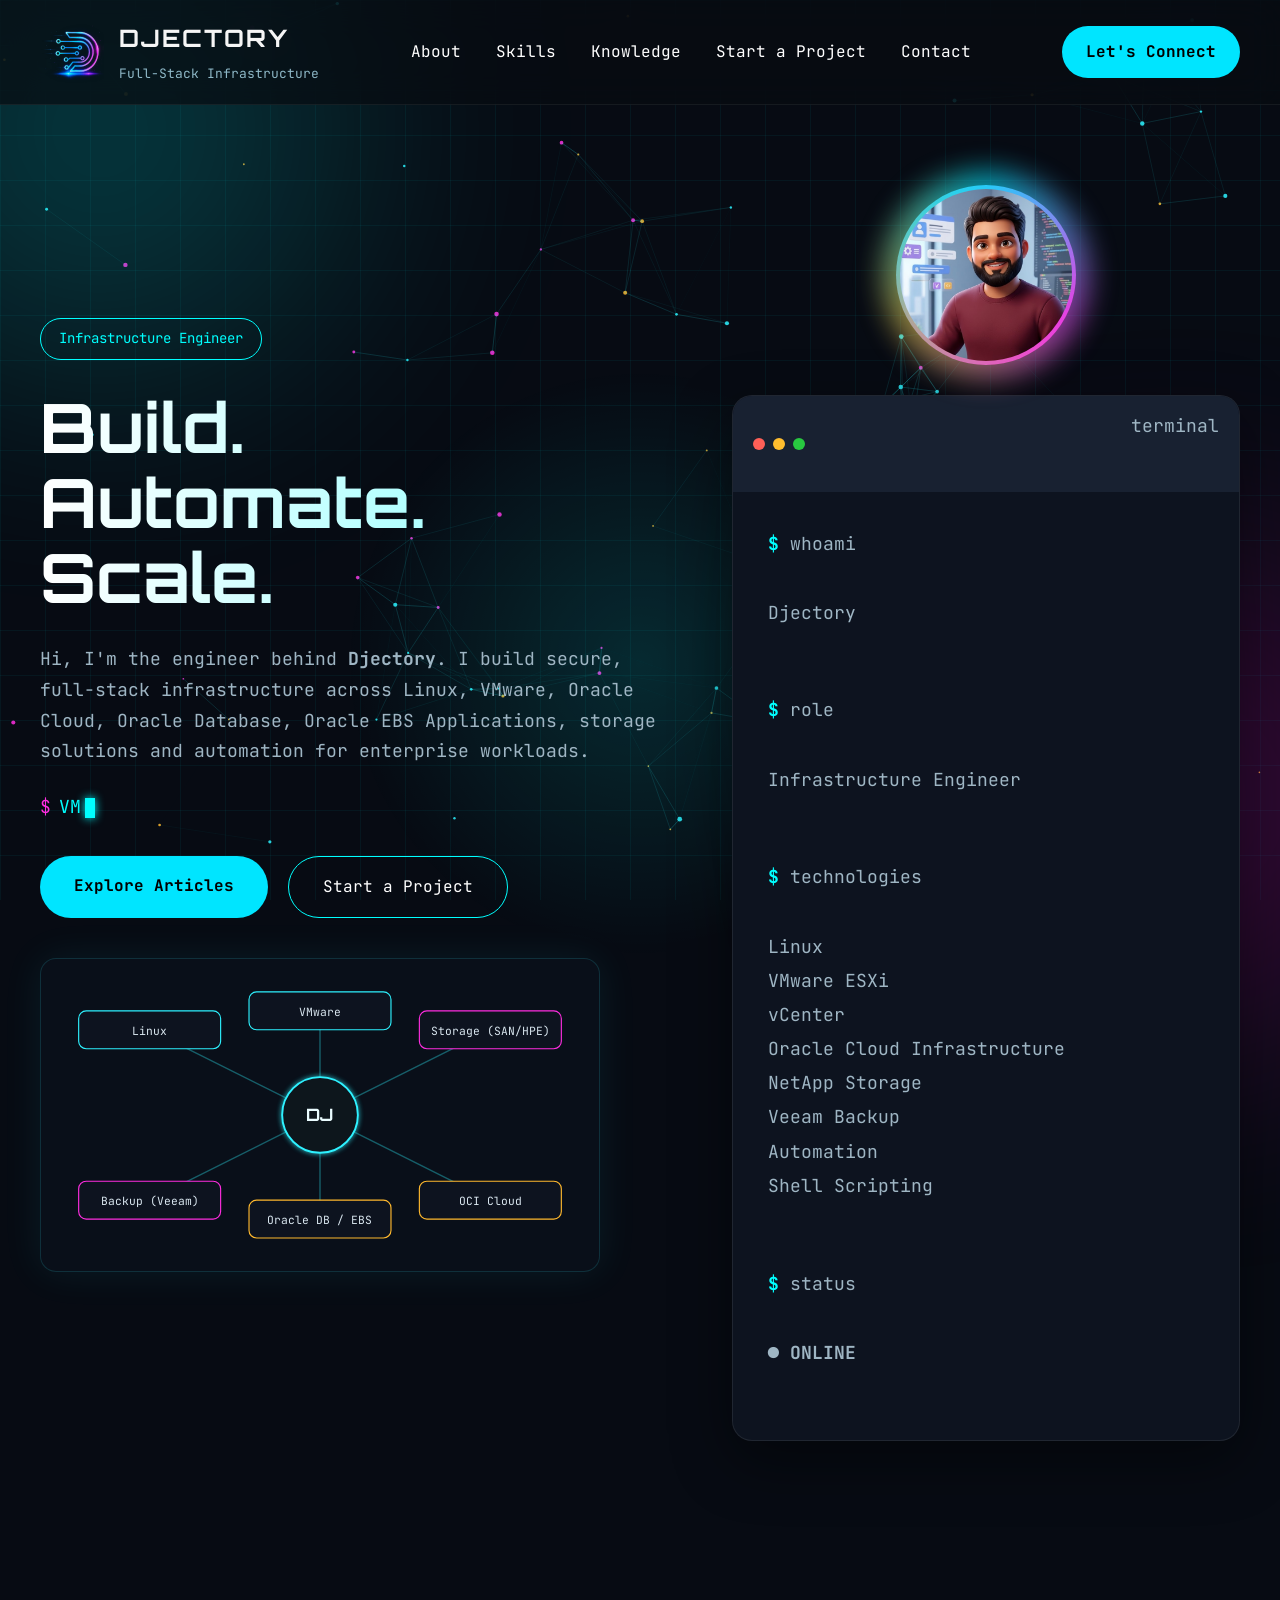
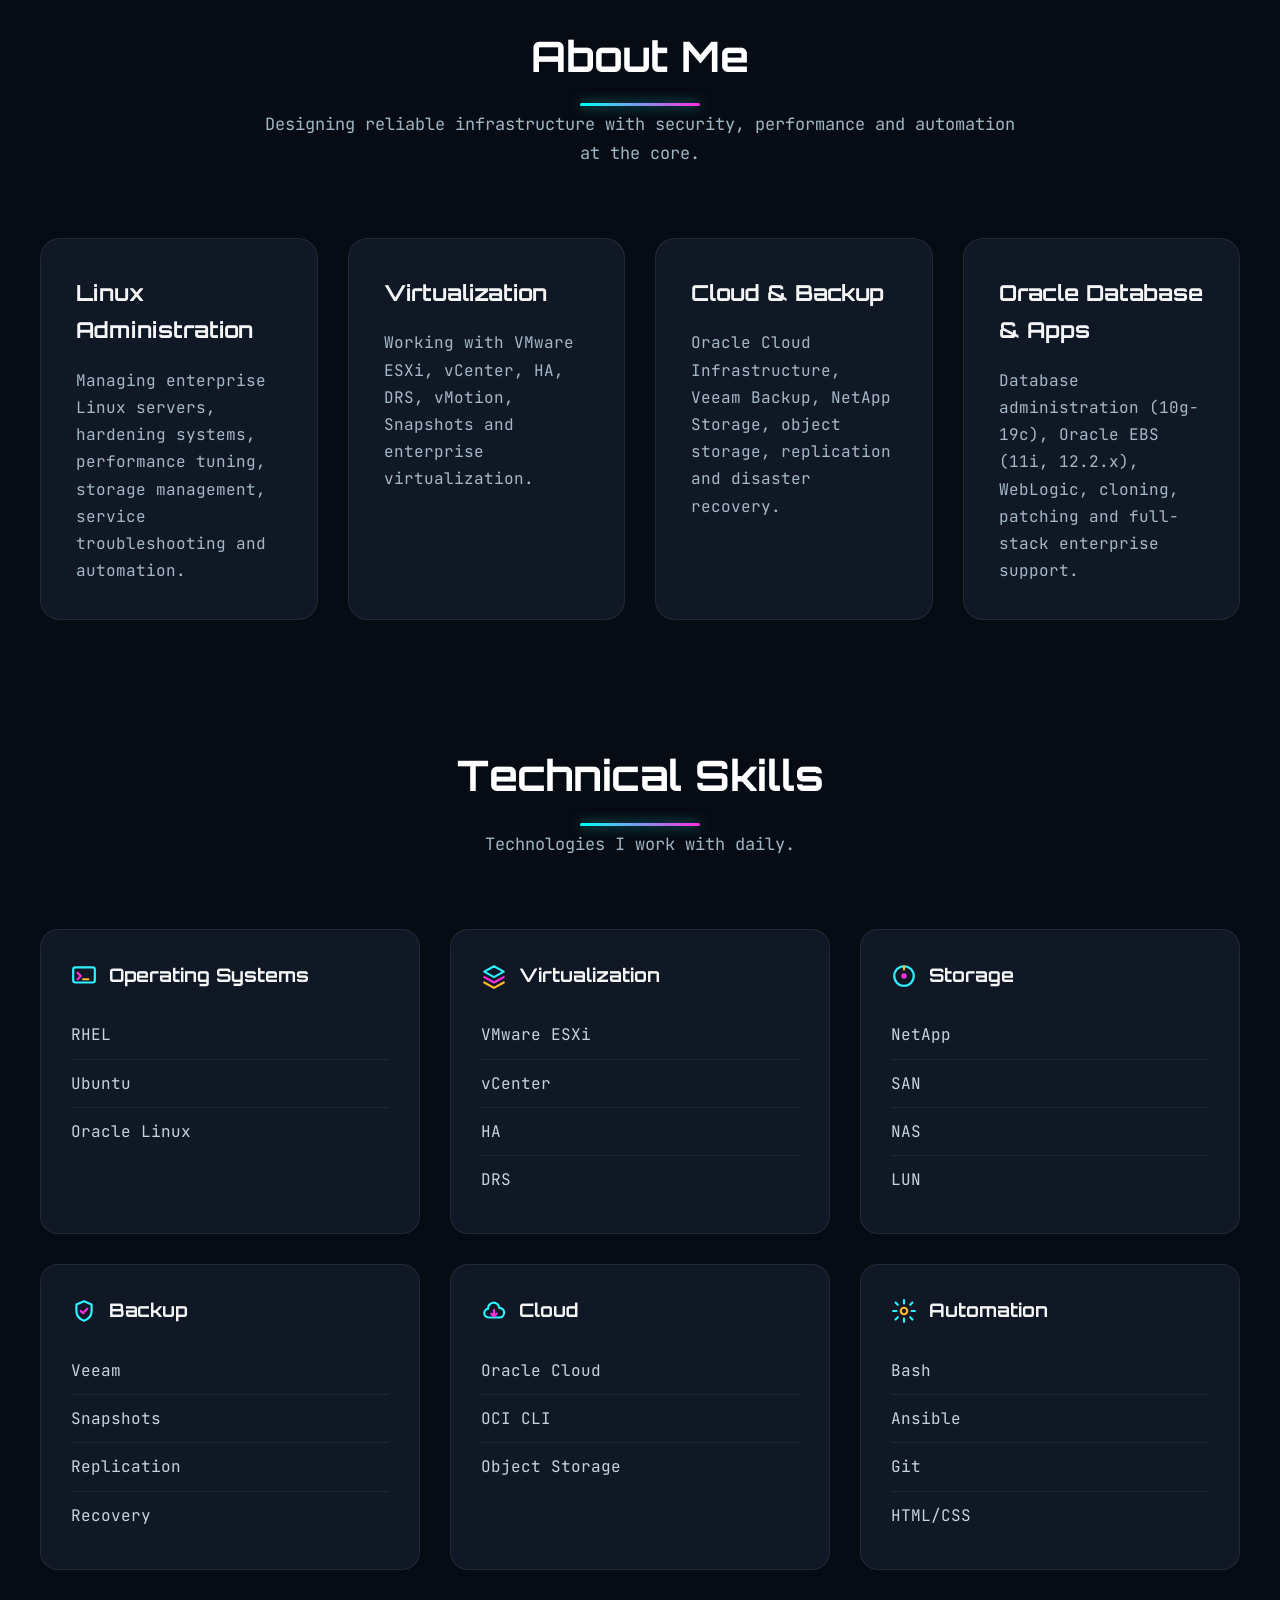
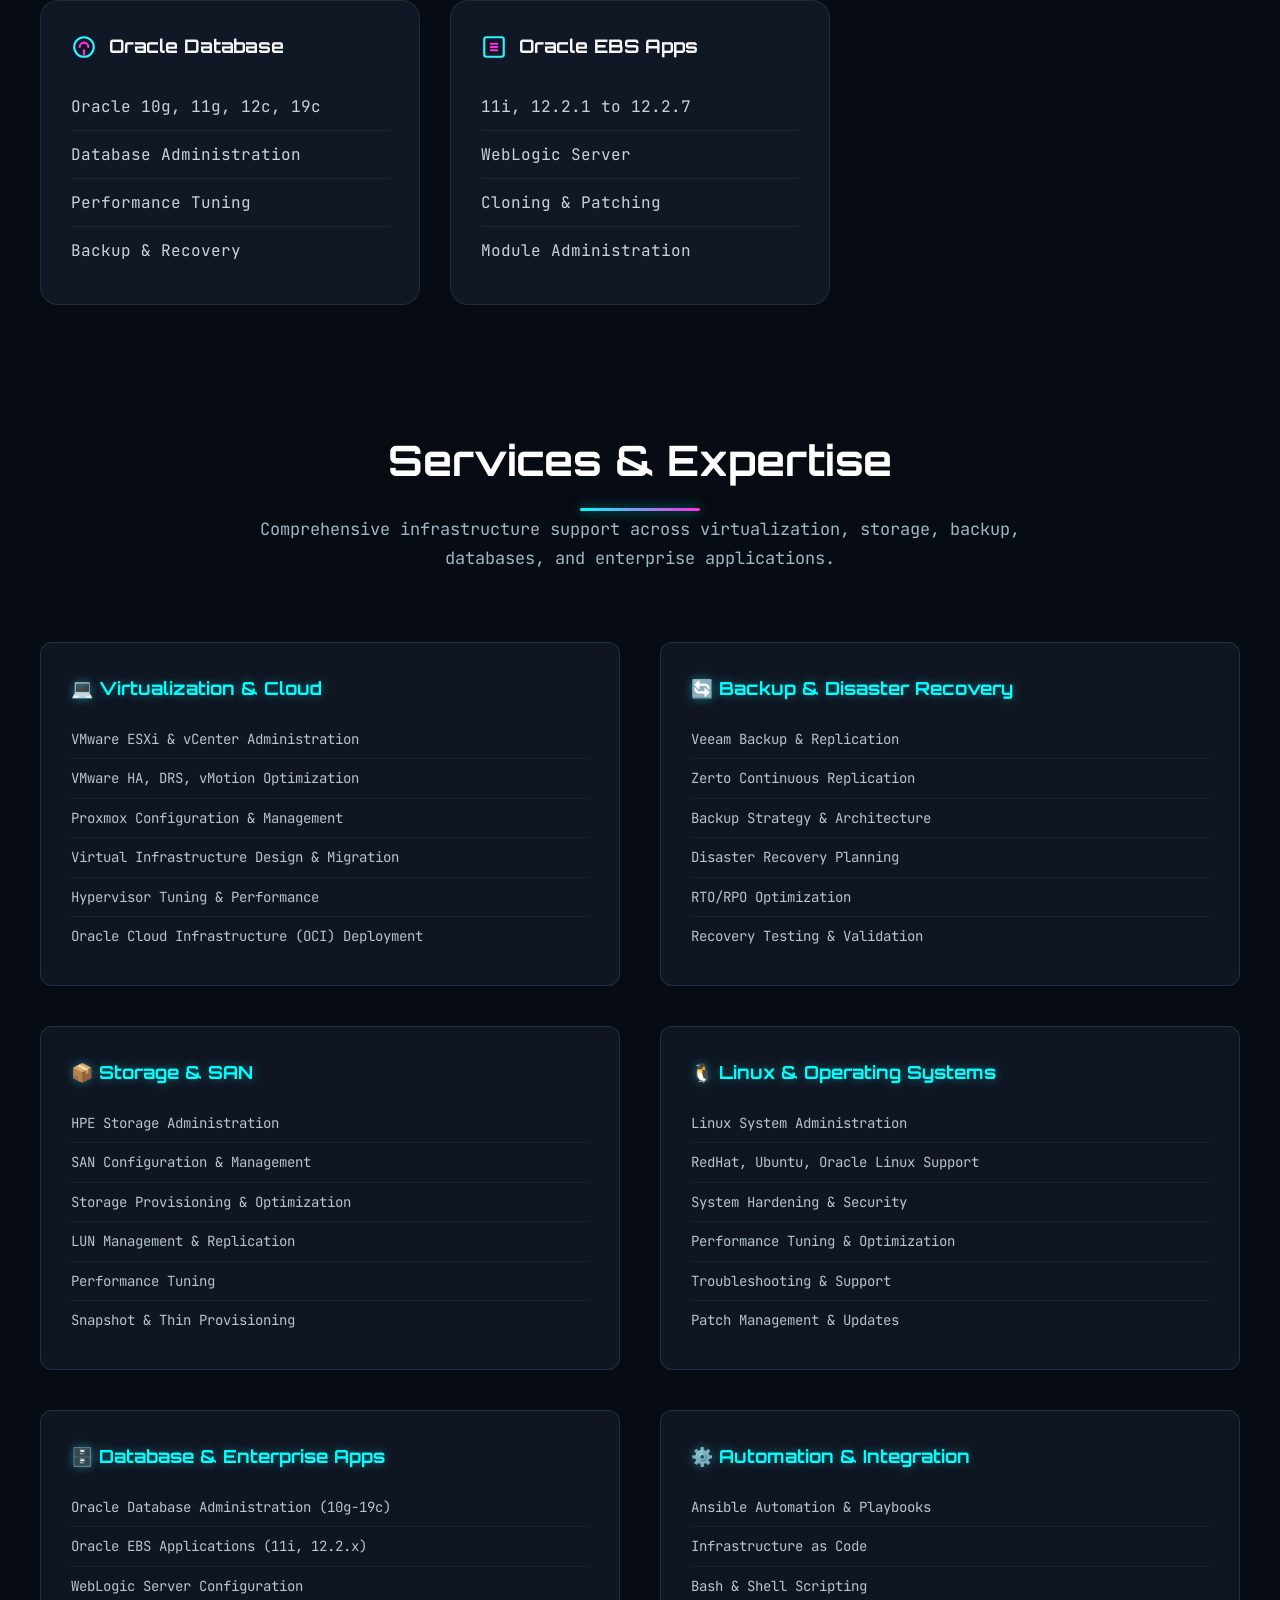
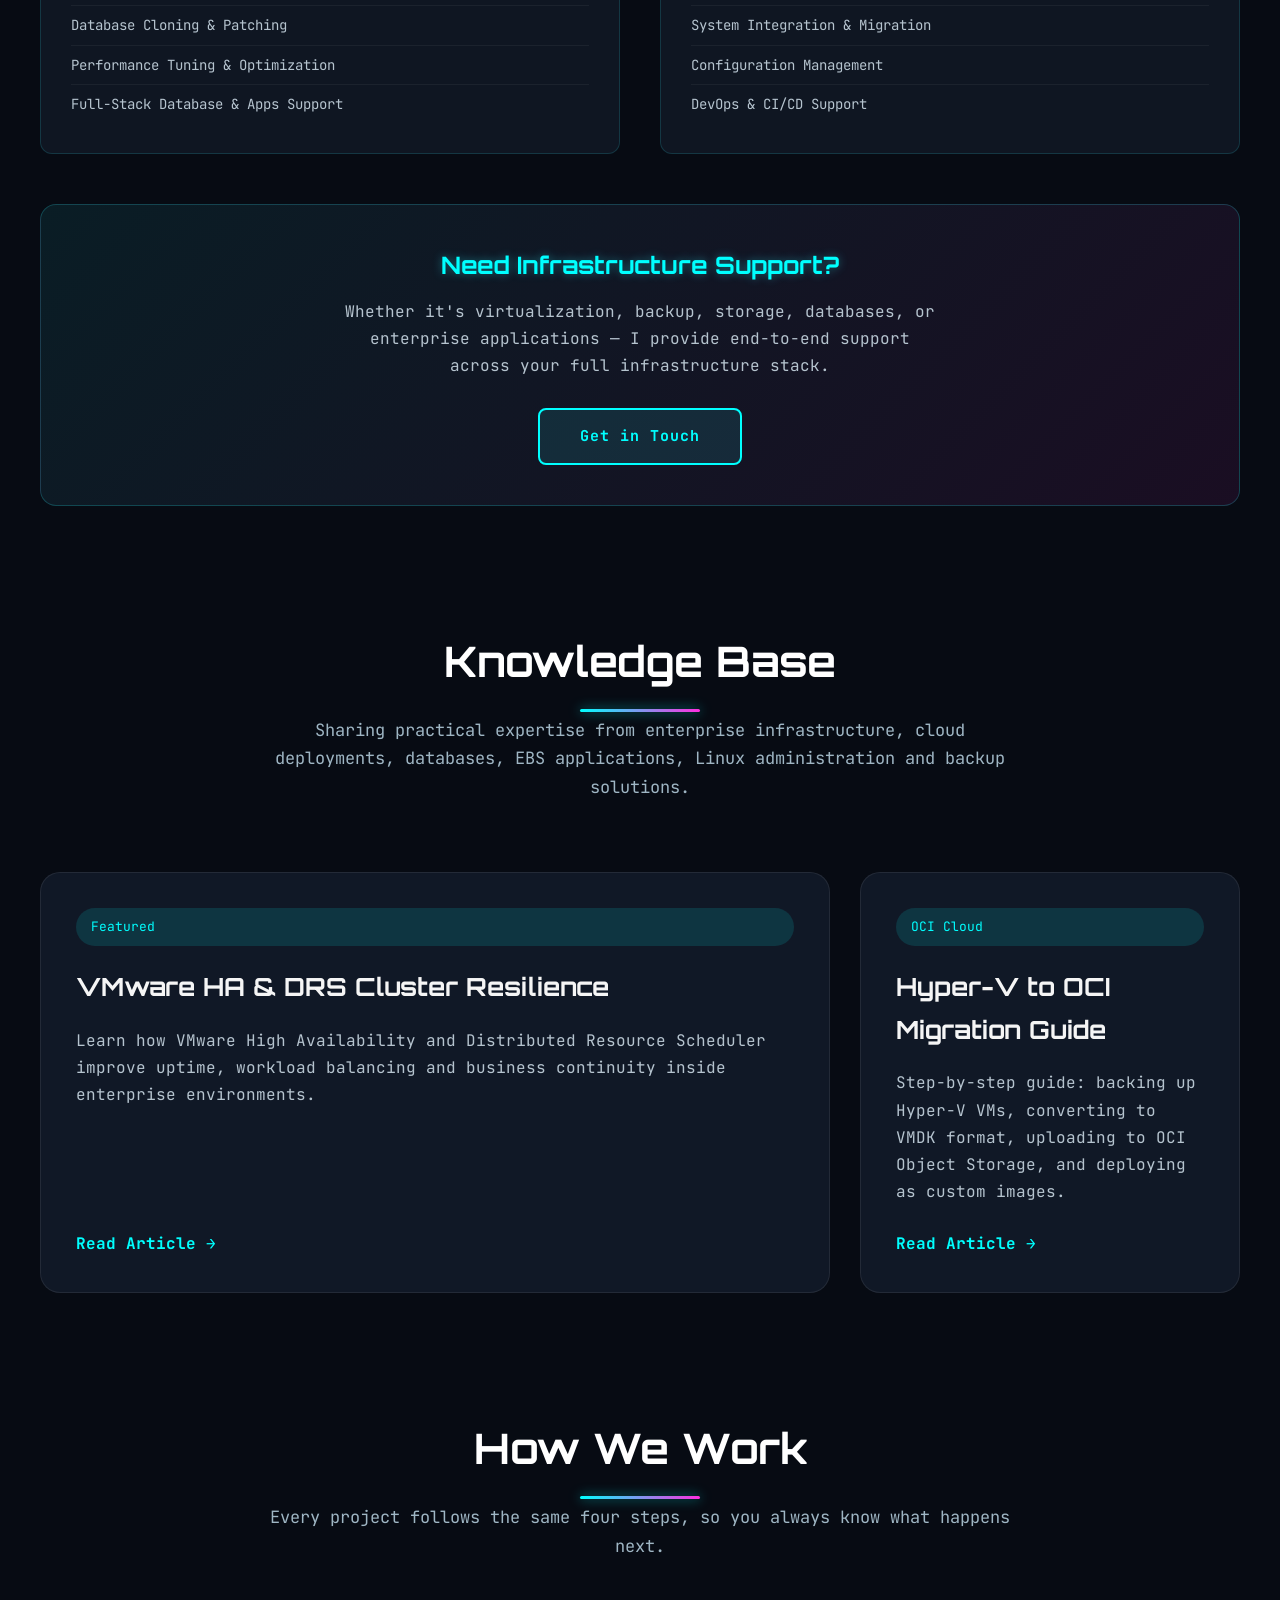
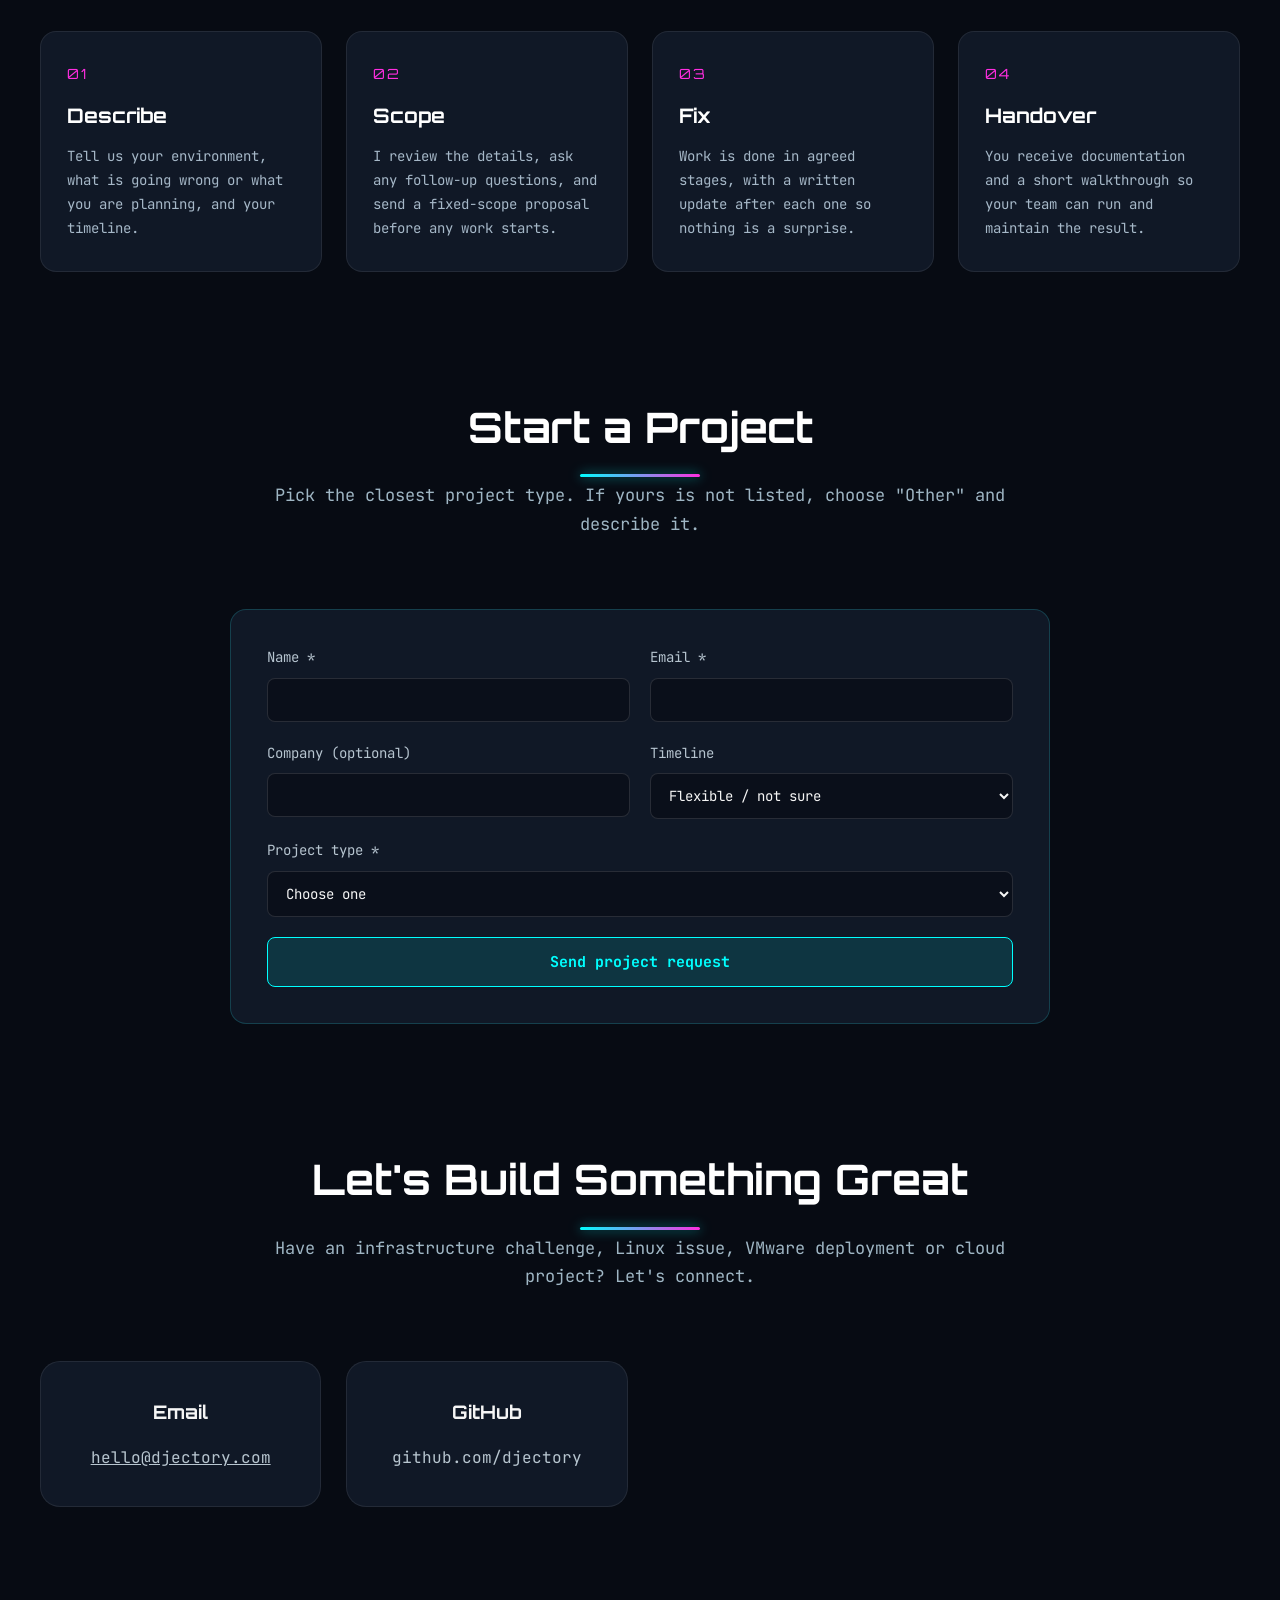
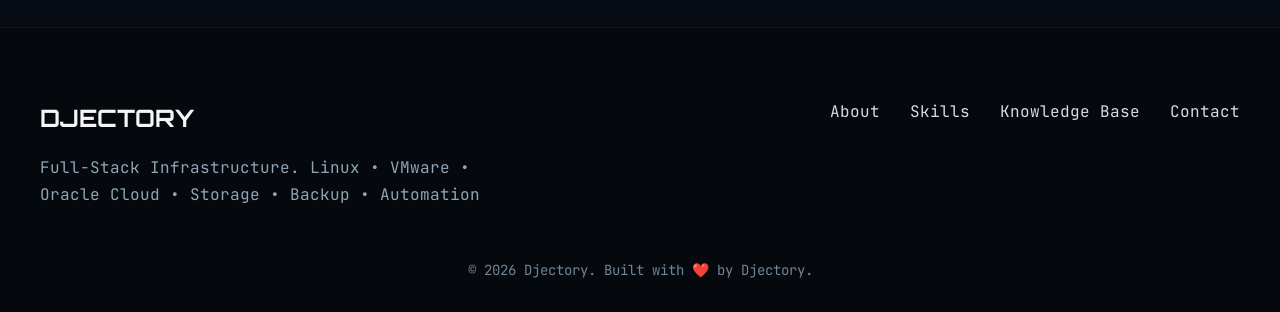
<file: index.html>
<!DOCTYPE html>
<html lang="en">
<head>
    <meta charset="UTF-8">
    <meta name="viewport" content="width=device-width, initial-scale=1.0">
    <title>Djectory | Full-Stack Infrastructure: Linux, VMware, Oracle Database, Oracle EBS</title>

    <meta name="description"
        content="Full-stack infrastructure engineering: Linux | VMware | Oracle Cloud | Oracle Database (10g-19c) | Oracle EBS (11i, 12.2.x) | Storage | Backup | Automation">

    <link rel="preconnect" href="https://fonts.googleapis.com">
    <link rel="preconnect" href="https://fonts.gstatic.com" crossorigin>

    <link href="https://fonts.googleapis.com/css2?family=Orbitron:wght@500;700;800&family=JetBrains+Mono:wght@400;500;700&display=swap" rel="stylesheet">

    <link rel="stylesheet" href="assets/css/style.css">
    <link rel="stylesheet" href="assets/css/home-extras.css">
    <link rel="stylesheet" href="assets/css/home-motion.css">
    <link rel="stylesheet" href="assets/css/avatar-motion.css">
</head>

<body>

<canvas id="particle-canvas"></canvas>
<div class="background-grid"></div>
<div class="glow glow1"></div>
<div class="glow glow2"></div>

<header>

<nav class="navbar">

<div class="logo">

<div class="logo-icon-new">
<!-- D mark neon logo -->
<img src="assets/images/logo-navbar-transparent.png" alt="Djectory Logo" style="width:100%; height:100%;">
</div>

<div class="logo-text">
<h2>DJECTORY</h2>
<span>Full-Stack Infrastructure</span>
</div>

</div>

<ul>

<li><a href="#about">About</a></li>
<li><a href="#skills">Skills</a></li>
<li><a href="#knowledge">Knowledge</a></li>
<li><a href="#start-project">Start a Project</a></li>
<li><a href="#contact">Contact</a></li>

</ul>

<a href="#contact" class="hire-btn">
Let's Connect
</a>

</nav>

</header>

<main>

<section class="hero">

<div class="hero-left">

<div class="hero-badge">

Infrastructure Engineer

</div>

<h1>

Build.<br>
Automate.<br>
Scale.

</h1>

<p>

Hi, I'm the engineer behind <strong>Djectory</strong>.

I build secure, full-stack infrastructure across Linux, VMware, Oracle Cloud, Oracle Database, Oracle EBS Applications, storage solutions and automation for enterprise workloads.

</p>

<div class="typing-line"><span class="prompt">$</span><span id="roles"></span><span class="type-cursor"></span></div>

<div class="hero-buttons">

<a href="#knowledge" class="btn-primary">

Explore Articles

</a>

<a href="#start-project" class="btn-secondary">Start a Project</a>

</div>

<div class="stack-map">
<svg viewBox="0 0 560 300" role="img" aria-label="Djectory platform connected to Linux, VMware, storage, backup, Oracle and OCI">
  <defs>
    <filter id="sg" x="-50%" y="-50%" width="200%" height="200%">
      <feGaussianBlur stdDeviation="3" result="b"/>
      <feMerge><feMergeNode in="b"/><feMergeNode in="SourceGraphic"/></feMerge>
    </filter>
  </defs>
  <g class="links" stroke="rgba(46,242,255,0.35)" stroke-width="1.5" fill="none">
    <line x1="280" y1="150" x2="100" y2="60"/>
    <line x1="280" y1="150" x2="280" y2="40"/>
    <line x1="280" y1="150" x2="460" y2="60"/>
    <line x1="280" y1="150" x2="100" y2="240"/>
    <line x1="280" y1="150" x2="280" y2="260"/>
    <line x1="280" y1="150" x2="460" y2="240"/>
  </g>
  <g fill="#2ef2ff" filter="url(#sg)">
    <circle r="3"><animateMotion dur="2.4s" repeatCount="indefinite" path="M280 150 L100 60"/></circle>
    <circle r="3"><animateMotion dur="2.0s" repeatCount="indefinite" path="M280 150 L280 40"/></circle>
    <circle r="3" fill="#ff2ee0"><animateMotion dur="2.6s" repeatCount="indefinite" path="M280 150 L460 60"/></circle>
    <circle r="3" fill="#ff2ee0"><animateMotion dur="2.2s" repeatCount="indefinite" path="M280 150 L100 240"/></circle>
    <circle r="3" fill="#ffb92e"><animateMotion dur="2.5s" repeatCount="indefinite" path="M280 150 L280 260"/></circle>
    <circle r="3" fill="#ffb92e"><animateMotion dur="2.3s" repeatCount="indefinite" path="M280 150 L460 240"/></circle>
  </g>
  <circle cx="280" cy="150" r="40" fill="#0d131f" stroke="#2ef2ff" stroke-width="2" filter="url(#sg)"/>
  <text x="280" y="156" text-anchor="middle" fill="#eafcff" font-family="Orbitron, sans-serif" font-size="18" font-weight="700">DJ</text>
  <g font-family="JetBrains Mono, monospace" font-size="12" text-anchor="middle" fill="#d9e6ef">
    <rect x="25" y="40" width="150" height="40" rx="8" fill="#0d131f" stroke="#2ef2ff" stroke-width="1.2"/>
    <text x="100" y="65">Linux</text>
    <rect x="205" y="20" width="150" height="40" rx="8" fill="#0d131f" stroke="#2ef2ff" stroke-width="1.2"/>
    <text x="280" y="45">VMware</text>
    <rect x="385" y="40" width="150" height="40" rx="8" fill="#0d131f" stroke="#ff2ee0" stroke-width="1.2"/>
    <text x="460" y="65">Storage (SAN/HPE)</text>
    <rect x="25" y="220" width="150" height="40" rx="8" fill="#0d131f" stroke="#ff2ee0" stroke-width="1.2"/>
    <text x="100" y="245">Backup (Veeam)</text>
    <rect x="205" y="240" width="150" height="40" rx="8" fill="#0d131f" stroke="#ffb92e" stroke-width="1.2"/>
    <text x="280" y="265">Oracle DB / EBS</text>
    <rect x="385" y="220" width="150" height="40" rx="8" fill="#0d131f" stroke="#ffb92e" stroke-width="1.2"/>
    <text x="460" y="245">OCI Cloud</text>
  </g>
</svg>
</div>

</div>

<div class="hero-right">

<div class="avatar-frame">
<div class="avatar-frame-inner">
<img src="assets/images/avatar.png" alt="Djectory">
</div>
</div>

<div class="terminal">

<div class="terminal-top">

<div class="dots">

<span></span>
<span></span>
<span></span>

</div>

<p>terminal</p>

</div>

<div class="terminal-body">

<p><span>$</span> whoami</p>

<p>Djectory</p>

<br>

<p><span>$</span> role</p>

<p>Infrastructure Engineer</p>

<br>

<p><span>$</span> technologies</p>

<p>

Linux<br>
VMware ESXi<br>
vCenter<br>
Oracle Cloud Infrastructure<br>
NetApp Storage<br>
Veeam Backup<br>
Automation<br>
Shell Scripting

</p>

<br>

<p><span>$</span> status</p>

<p class="online">

● ONLINE

</p>

</div>

</div>

</div>

</section>

<section id="about" class="section">

<div class="section-title">

<h2>About Me</h2>

<p>

Designing reliable infrastructure with security,
performance and automation at the core.

</p>

</div>

<div class="about-grid">

<div class="about-card">

<h3>Linux Administration</h3>

<p>

Managing enterprise Linux servers,
hardening systems,
performance tuning,
storage management,
service troubleshooting
and automation.

</p>

</div>

<div class="about-card">

<h3>Virtualization</h3>

<p>

Working with VMware ESXi,
vCenter,
HA,
DRS,
vMotion,
Snapshots
and enterprise virtualization.

</p>

</div>

<div class="about-card">

<h3>Cloud & Backup</h3>

<p>

Oracle Cloud Infrastructure,
Veeam Backup,
NetApp Storage,
object storage,
replication
and disaster recovery.

</p>

</div>

<div class="about-card">

<h3>Oracle Database & Apps</h3>

<p>

Database administration (10g-19c),
Oracle EBS (11i, 12.2.x),
WebLogic,
cloning,
patching
and full-stack enterprise support.

</p>

</div>

</div>

</section>

<section id="skills" class="section">

<div class="section-title">

<h2>Technical Skills</h2>

<p>

Technologies I work with daily.

</p>

</div>

<div class="skills-grid">

<div class="skill-card">

<h3><svg class="skill-icon-anim icon-pulse" viewBox="0 0 24 24" fill="none" xmlns="http://www.w3.org/2000/svg"><rect x="2" y="4" width="20" height="14" rx="2" stroke="#2ef2ff" stroke-width="2"/><path d="M6 9l3 3-3 3" stroke="#ff2ee0" stroke-width="2" stroke-linecap="round" stroke-linejoin="round"/><line x1="11" y1="15" x2="16" y2="15" stroke="#ffb92e" stroke-width="2" stroke-linecap="round"/></svg>Operating Systems</h3>

<ul>

<li>RHEL</li>
<li>Ubuntu</li>
<li>Oracle Linux</li>

</ul>

</div>

<div class="skill-card">

<h3><svg class="skill-icon-anim icon-float" viewBox="0 0 24 24" fill="none" xmlns="http://www.w3.org/2000/svg"><path d="M12 3l9 5-9 5-9-5 9-5z" stroke="#2ef2ff" stroke-width="2" stroke-linejoin="round"/><path d="M3 13l9 5 9-5" stroke="#ff2ee0" stroke-width="2" stroke-linecap="round" stroke-linejoin="round"/><path d="M3 18l9 5 9-5" stroke="#ffb92e" stroke-width="2" stroke-linecap="round" stroke-linejoin="round"/></svg>Virtualization</h3>

<ul>

<li>VMware ESXi</li>
<li>vCenter</li>
<li>HA</li>
<li>DRS</li>

</ul>

</div>

<div class="skill-card">

<h3><svg class="skill-icon-anim icon-spin" viewBox="0 0 24 24" fill="none" xmlns="http://www.w3.org/2000/svg"><circle cx="12" cy="12" r="9" stroke="#2ef2ff" stroke-width="2"/><circle cx="12" cy="12" r="2.5" fill="#ff2ee0"/><line x1="12" y1="3" x2="12" y2="6" stroke="#ffb92e" stroke-width="2" stroke-linecap="round"/></svg>Storage</h3>

<ul>

<li>NetApp</li>
<li>SAN</li>
<li>NAS</li>
<li>LUN</li>

</ul>

</div>

<div class="skill-card">

<h3><svg class="skill-icon-anim icon-pulse" viewBox="0 0 24 24" fill="none" xmlns="http://www.w3.org/2000/svg"><path d="M12 3l7 3v6c0 4.5-3 7.5-7 9-4-1.5-7-4.5-7-9V6l7-3z" stroke="#2ef2ff" stroke-width="2" stroke-linejoin="round"/><path d="M9 12l2 2 4-4" stroke="#ff2ee0" stroke-width="2" stroke-linecap="round" stroke-linejoin="round"/></svg>Backup</h3>

<ul>

<li>Veeam</li>
<li>Snapshots</li>
<li>Replication</li>
<li>Recovery</li>

</ul>

</div>

<div class="skill-card">

<h3><svg class="skill-icon-anim icon-float" viewBox="0 0 24 24" fill="none" xmlns="http://www.w3.org/2000/svg"><path d="M7 18a4 4 0 01-.5-7.97A5 5 0 0116.9 9.05 4.5 4.5 0 0117.5 18H7z" stroke="#2ef2ff" stroke-width="2" stroke-linejoin="round"/><path d="M12 11v6M9.5 14.5L12 17l2.5-2.5" stroke="#ff2ee0" stroke-width="2" stroke-linecap="round" stroke-linejoin="round"/></svg>Cloud</h3>

<ul>

<li>Oracle Cloud</li>
<li>OCI CLI</li>
<li>Object Storage</li>

</ul>

</div>

<div class="skill-card">

<h3><svg class="skill-icon-anim icon-spin" viewBox="0 0 24 24" fill="none" xmlns="http://www.w3.org/2000/svg"><circle cx="12" cy="12" r="3" stroke="#ffb92e" stroke-width="2"/><path d="M12 2v3M12 19v3M4.2 4.2l2.1 2.1M17.7 17.7l2.1 2.1M2 12h3M19 12h3M4.2 19.8l2.1-2.1M17.7 6.3l2.1-2.1" stroke="#2ef2ff" stroke-width="2" stroke-linecap="round"/></svg>Automation</h3>

<ul>

<li>Bash</li>
<li>Ansible</li>
<li>Git</li>
<li>HTML/CSS</li>

</ul>

</div>

<div class="skill-card">

<h3><svg class="skill-icon-anim icon-pulse" viewBox="0 0 24 24" fill="none" xmlns="http://www.w3.org/2000/svg"><circle cx="12" cy="12" r="9" stroke="#2ef2ff" stroke-width="2"/><path d="M8 12c0-2.2 1.8-4 4-4s4 1.8 4 4M12 15v4" stroke="#ff2ee0" stroke-width="2" stroke-linecap="round"/></svg>Oracle Database</h3>

<ul>

<li>Oracle 10g, 11g, 12c, 19c</li>
<li>Database Administration</li>
<li>Performance Tuning</li>
<li>Backup & Recovery</li>

</ul>

</div>

<div class="skill-card">

<h3><svg class="skill-icon-anim icon-float" viewBox="0 0 24 24" fill="none" xmlns="http://www.w3.org/2000/svg"><rect x="3" y="3" width="18" height="18" rx="2" stroke="#2ef2ff" stroke-width="2"/><path d="M9 9h6M9 15h6M9 12h6" stroke="#ff2ee0" stroke-width="2" stroke-linecap="round"/></svg>Oracle EBS Apps</h3>

<ul>

<li>11i, 12.2.1 to 12.2.7</li>
<li>WebLogic Server</li>
<li>Cloning & Patching</li>
<li>Module Administration</li>

</ul>

</div>

</div>

</section>

<section id="services" class="section">

<div class="section-title">

<h2>Services & Expertise</h2>

<p>

Comprehensive infrastructure support across virtualization, storage, backup, databases, and enterprise applications.

</p>

</div>

<div class="services-comprehensive">

<div class="service-category">

<h3 class="category-title">💻 Virtualization & Cloud</h3>

<ul class="service-items">

<li>VMware ESXi & vCenter Administration</li>
<li>VMware HA, DRS, vMotion Optimization</li>
<li>Proxmox Configuration & Management</li>
<li>Virtual Infrastructure Design & Migration</li>
<li>Hypervisor Tuning & Performance</li>
<li>Oracle Cloud Infrastructure (OCI) Deployment</li>

</ul>

</div>

<div class="service-category">

<h3 class="category-title">🔄 Backup & Disaster Recovery</h3>

<ul class="service-items">

<li>Veeam Backup & Replication</li>
<li>Zerto Continuous Replication</li>
<li>Backup Strategy & Architecture</li>
<li>Disaster Recovery Planning</li>
<li>RTO/RPO Optimization</li>
<li>Recovery Testing & Validation</li>

</ul>

</div>

<div class="service-category">

<h3 class="category-title">📦 Storage & SAN</h3>

<ul class="service-items">

<li>HPE Storage Administration</li>
<li>SAN Configuration & Management</li>
<li>Storage Provisioning & Optimization</li>
<li>LUN Management & Replication</li>
<li>Performance Tuning</li>
<li>Snapshot & Thin Provisioning</li>

</ul>

</div>

<div class="service-category">

<h3 class="category-title">🐧 Linux & Operating Systems</h3>

<ul class="service-items">

<li>Linux System Administration</li>
<li>RedHat, Ubuntu, Oracle Linux Support</li>
<li>System Hardening & Security</li>
<li>Performance Tuning & Optimization</li>
<li>Troubleshooting & Support</li>
<li>Patch Management & Updates</li>

</ul>

</div>

<div class="service-category">

<h3 class="category-title">🗄️ Database & Enterprise Apps</h3>

<ul class="service-items">

<li>Oracle Database Administration (10g-19c)</li>
<li>Oracle EBS Applications (11i, 12.2.x)</li>
<li>WebLogic Server Configuration</li>
<li>Database Cloning & Patching</li>
<li>Performance Tuning & Optimization</li>
<li>Full-Stack Database & Apps Support</li>

</ul>

</div>

<div class="service-category">

<h3 class="category-title">⚙️ Automation & Integration</h3>

<ul class="service-items">

<li>Ansible Automation & Playbooks</li>
<li>Infrastructure as Code</li>
<li>Bash & Shell Scripting</li>
<li>System Integration & Migration</li>
<li>Configuration Management</li>
<li>DevOps & CI/CD Support</li>

</ul>

</div>

</div>

<div class="services-cta">

<h3>Need Infrastructure Support?</h3>

<p>Whether it's virtualization, backup, storage, databases, or enterprise applications — I provide end-to-end support across your full infrastructure stack.</p>

<a href="#contact" class="btn-inquiry">Get in Touch</a>

</div>

</section>

<section id="knowledge" class="section">

<div class="section-title">

<h2>Knowledge Base</h2>

<p>

Sharing practical expertise from enterprise infrastructure, cloud deployments, databases, EBS applications, Linux administration and backup solutions.

</p>

</div>

<div class="blog-grid">

<article class="blog-card featured">

<span class="category">

Featured

</span>

<h3>

VMware HA & DRS Cluster Resilience

</h3>

<p>

Learn how VMware High Availability and Distributed Resource
Scheduler improve uptime, workload balancing and business
continuity inside enterprise environments.

</p>

<a href="blog/vmware-ha-drs-cluster-resilience.html">

Read Article →

</a>

</article>

<article class="blog-card">

<span class="category">

OCI Cloud

</span>

<h3>

Hyper-V to OCI Migration Guide

</h3>

<p>

Step-by-step guide: backing up Hyper-V VMs, converting to VMDK format, uploading to OCI Object Storage, and deploying as custom images.

</p>

<a href="blog/hyperv-to-oci-migration.html">

Read Article →

</a>

</article>

</div>

</section>

<section id="how-we-work" class="section">
<div class="section-title">
<h2>How We Work</h2>
<p>Every project follows the same four steps, so you always know what happens next.</p>
</div>
<div class="process-grid">
  <div class="process-step"><span class="step-num">01</span><h3>Describe</h3><p>Tell us your environment, what is going wrong or what you are planning, and your timeline.</p></div>
  <div class="process-step"><span class="step-num">02</span><h3>Scope</h3><p>I review the details, ask any follow-up questions, and send a fixed-scope proposal before any work starts.</p></div>
  <div class="process-step"><span class="step-num">03</span><h3>Fix</h3><p>Work is done in agreed stages, with a written update after each one so nothing is a surprise.</p></div>
  <div class="process-step"><span class="step-num">04</span><h3>Handover</h3><p>You receive documentation and a short walkthrough so your team can run and maintain the result.</p></div>
</div>
</section>

<section id="start-project" class="section">
<div class="section-title">
<h2>Start a Project</h2>
<p>Pick the closest project type. If yours is not listed, choose "Other" and describe it.</p>
</div>

<form class="project-form" action="https://formspree.io/f/xoejbnbd" method="POST">
  <input type="hidden" name="_subject" value="New project request from djectory.com">
  <input type="text" name="_gotcha" style="display:none" tabindex="-1" autocomplete="off">

  <div class="form-row">
    <label>Name *
      <input type="text" name="name" required>
    </label>
    <label>Email *
      <input type="email" name="email" required>
    </label>
  </div>

  <div class="form-row">
    <label>Company (optional)
      <input type="text" name="company">
    </label>
    <label>Timeline
      <select name="timeline">
        <option value="Flexible">Flexible / not sure</option>
        <option value="Within 2 weeks">Within 2 weeks</option>
        <option value="1 to 2 months">1 to 2 months</option>
        <option value="3+ months">3+ months</option>
      </select>
    </label>
  </div>

  <label class="full">Project type *
    <select name="project_type" id="projectType" required>
      <option value="">Choose one</option>
      <option>VMware health check</option>
      <option>VMware cluster setup (HA / DRS)</option>
      <option>Veeam backup deployment and testing</option>
      <option>Zerto disaster recovery setup</option>
      <option>SAN / HPE storage configuration</option>
      <option>Linux server support and hardening</option>
      <option>Proxmox setup or migration from VMware</option>
      <option>Hyper-V to OCI migration</option>
      <option>OCI cloud setup or migration</option>
      <option>Oracle Database administration (10g to 19c)</option>
      <option>Oracle EBS cloning and patching (11i / 12.2)</option>
      <option>Ansible automation</option>
      <option value="Other">Other (I will describe it below)</option>
    </select>
  </label>

  <div id="otherBox" class="other-box" hidden>
    <label class="full">Describe your project *
      <textarea name="details" id="details" rows="5" placeholder="Your environment, what you need, and any deadline."></textarea>
    </label>
  </div>

  <button type="submit" class="form-submit">Send project request</button>
</form>
</section>

<section id="contact" class="section contact-section">

<div class="section-title">

<h2>Let's Build Something Great</h2>

<p>

Have an infrastructure challenge,
Linux issue,
VMware deployment or cloud project?

Let's connect.

</p>

</div>

<div class="contact-grid">

<div class="contact-card">

<h3>Email</h3>

<p>

<a href="mailto:hello@djectory.com" style="color:inherit">hello@djectory.com</a>

</p>

</div>

<div class="contact-card">

<h3>GitHub</h3>

<p>

github.com/djectory

</p>

</div>

</div>

</section>

</main>

<footer>

<div class="footer-content">

<div>

<h2>DJECTORY</h2>

<p>

Full-Stack Infrastructure.

Linux • VMware • Oracle Cloud • Storage • Backup • Automation

</p>

</div>

<div class="footer-links">

<a href="#about">

About

</a>

<a href="#skills">

Skills

</a>

<a href="#knowledge">

Knowledge Base

</a>

<a href="#contact">

Contact

</a>

</div>

</div>

<div class="copyright">

© 2026 Djectory.
Built with ❤️ by Djectory.

</div>

</footer>

<script src="assets/js/app.js"></script>

<script>
const projectType = document.getElementById('projectType');
const otherBox = document.getElementById('otherBox');
const details = document.getElementById('details');
projectType.addEventListener('change', () => {
  const isOther = projectType.value === 'Other';
  otherBox.hidden = !isOther;
  details.required = isOther;
  if (!isOther) details.value = '';
});
</script>
<script src="assets/js/home-motion.js"></script>
<script src="assets/js/avatar-motion.js"></script>
</body>
</html>
</file>
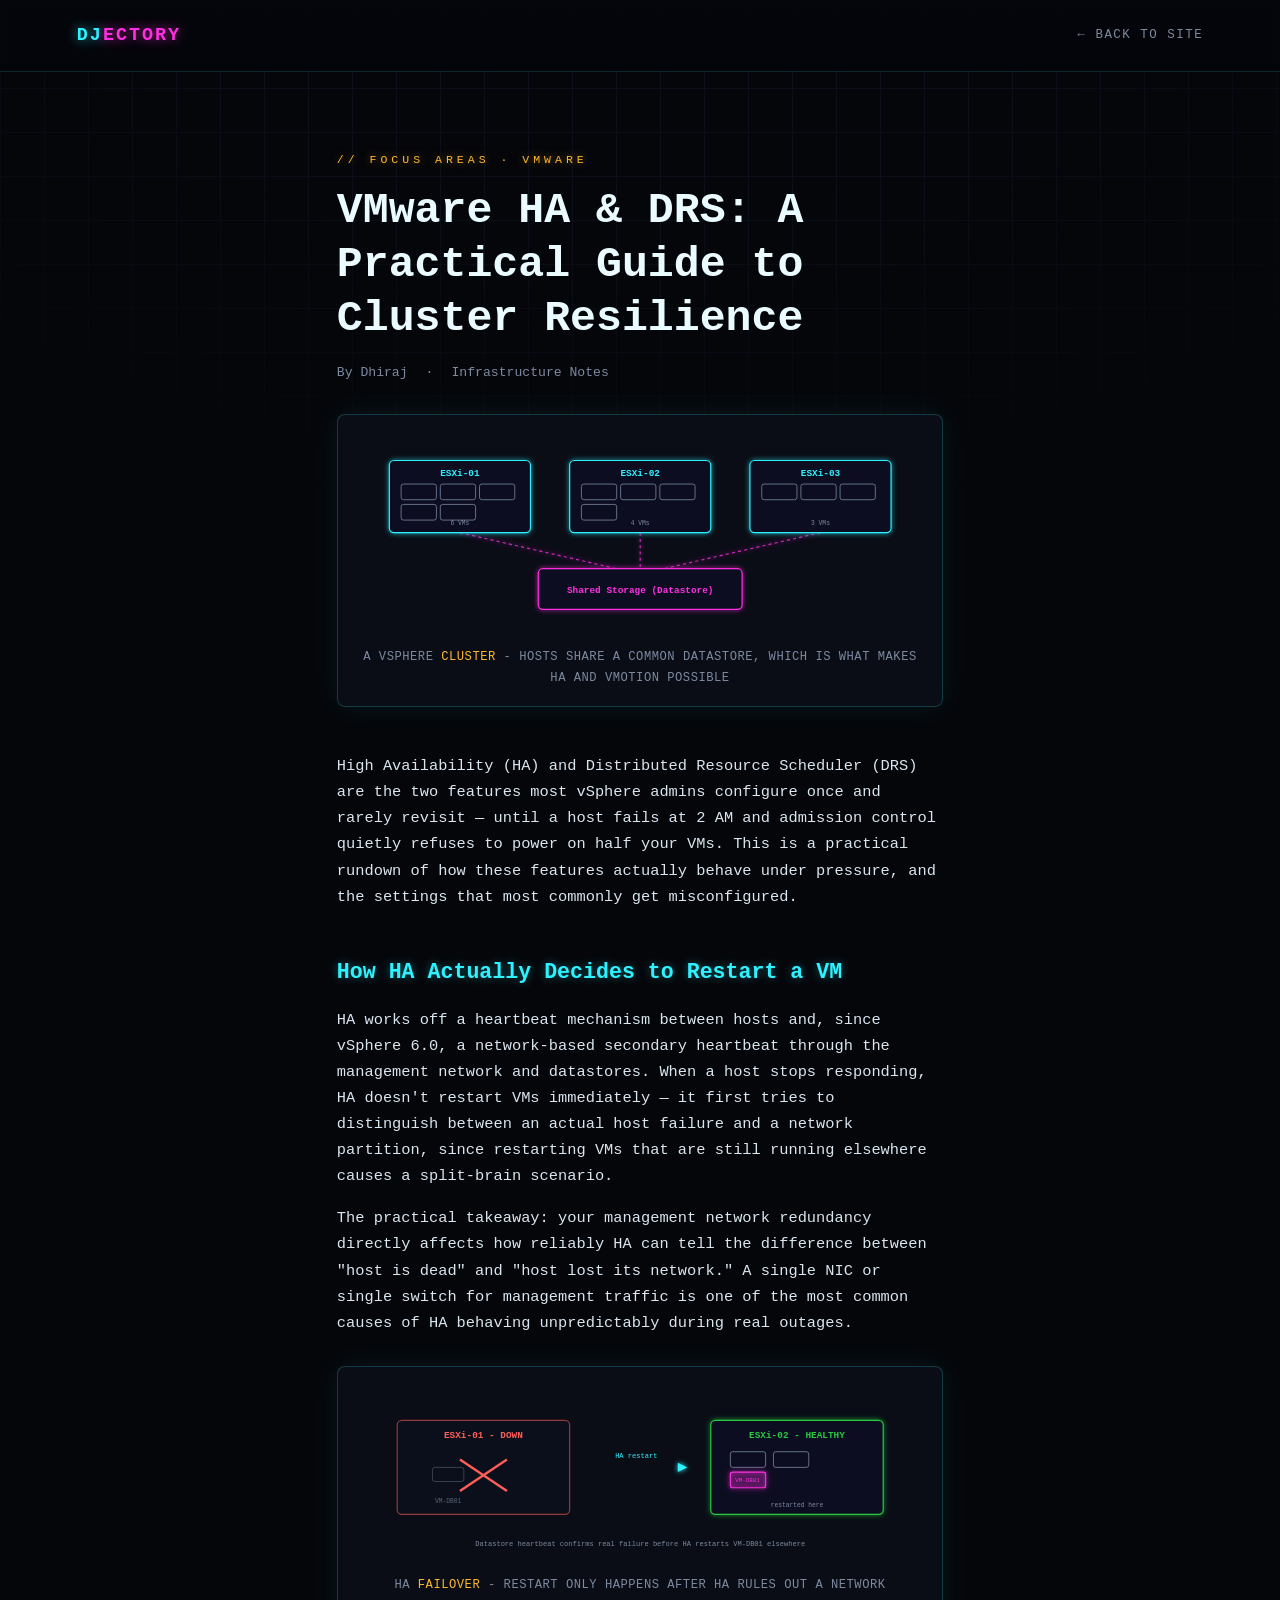
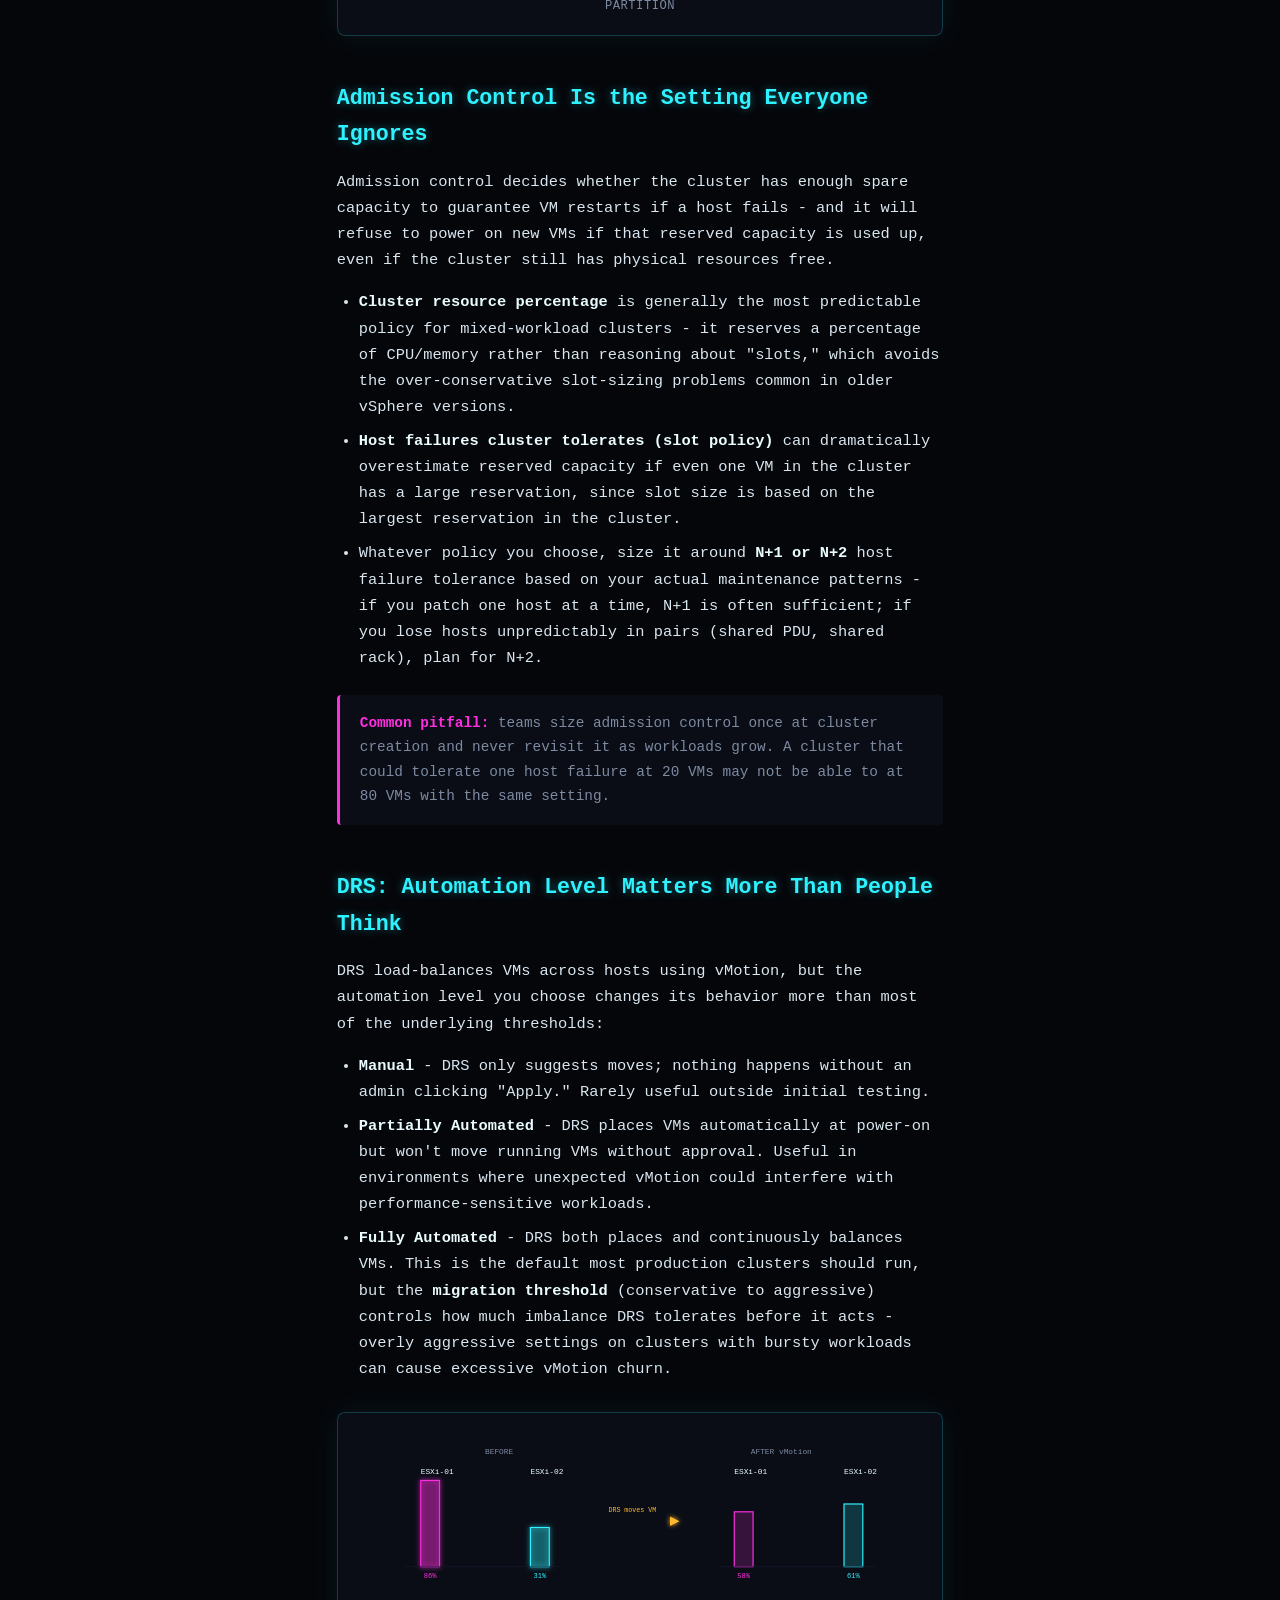
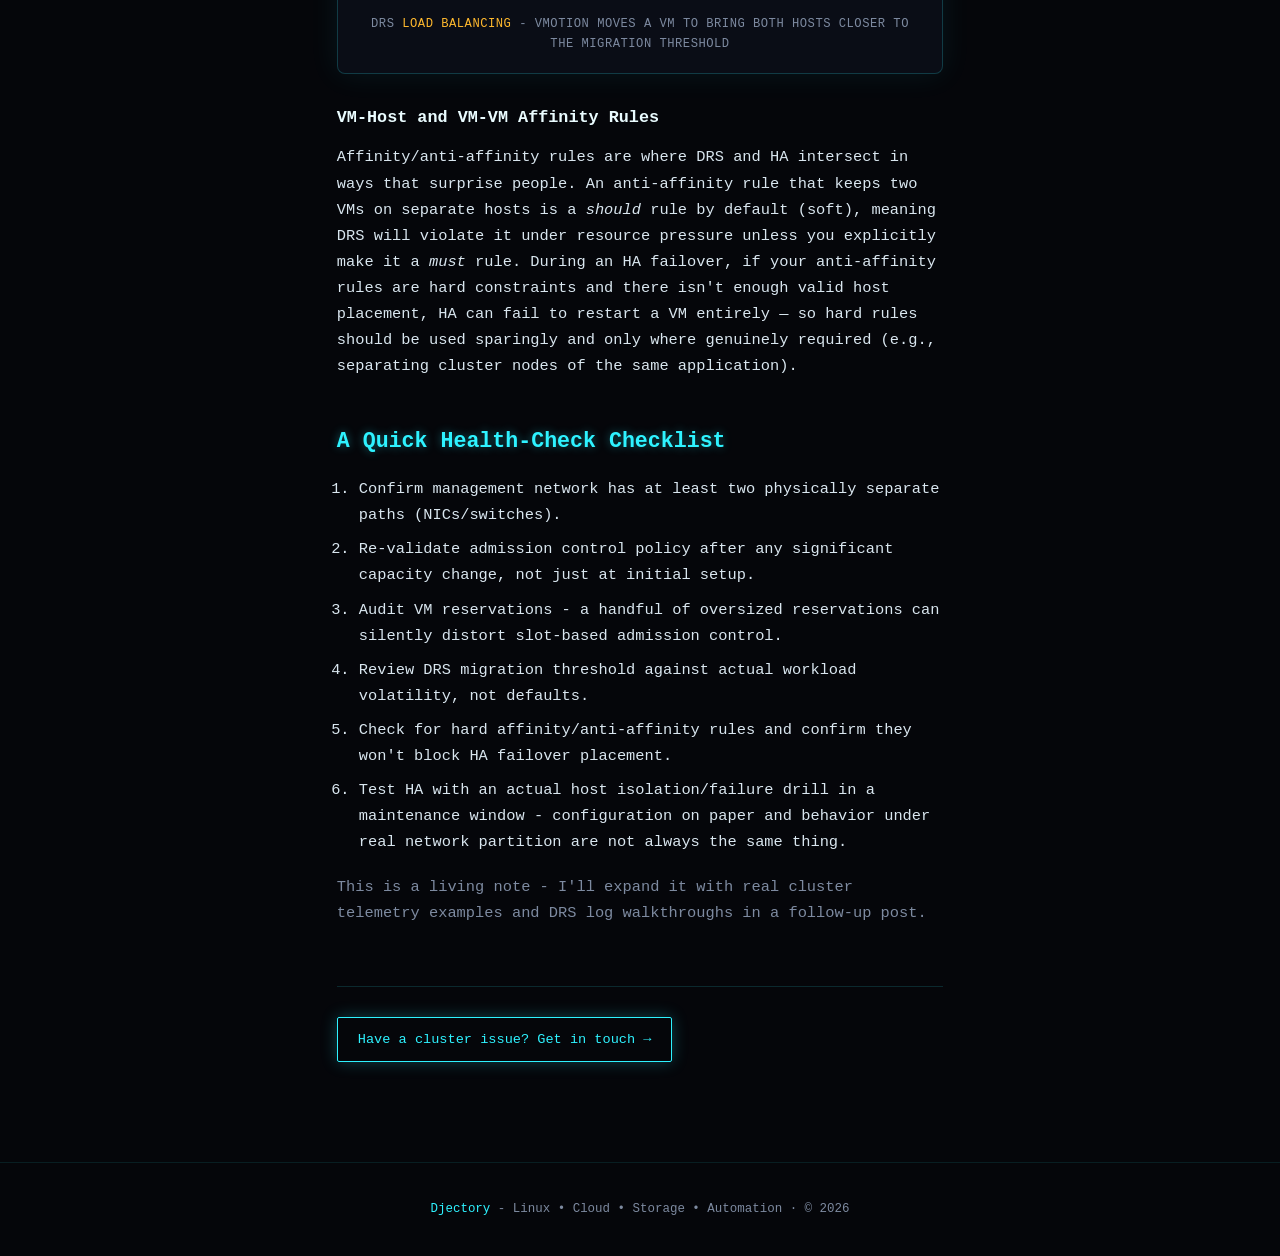
<file: vmware-ha-drs-cluster-resilience.html>
<!DOCTYPE html>
<html lang="en">
<head>
<meta charset="UTF-8">
<meta name="viewport" content="width=device-width, initial-scale=1.0">
<title>VMware HA & DRS: A Practical Guide to Cluster Resilience - Djectory</title>
<meta name="description" content="A practical, field-tested guide to VMware vSphere HA and DRS - admission control, automation levels, and common pitfalls that break cluster resilience.">
<style>
  :root{
    --bg:#05060a;
    --bg-panel:#0a0d16;
    --grid:#12182a;
    --cyan:#2ef2ff;
    --magenta:#ff2ee0;
    --amber:#ffb92e;
    --text:#d9e6ef;
    --text-dim:#7d8aa0;
    --mono: 'JetBrains Mono', 'Courier New', monospace;
    --disp: 'Orbitron', var(--mono);
  }
  @import url('https://fonts.googleapis.com/css2?family=Orbitron:wght@500;700;900&family=JetBrains+Mono:wght@400;500;700&display=swap');

  *{box-sizing:border-box; margin:0; padding:0;}
  html{scroll-behavior:smooth;}
  body{ background:var(--bg); color:var(--text); font-family:var(--mono); line-height:1.7; }

  .grid-bg{
    position:fixed; inset:0; z-index:0;
    background-image:
      linear-gradient(var(--grid) 1px, transparent 1px),
      linear-gradient(90deg, var(--grid) 1px, transparent 1px);
    background-size:44px 44px;
    mask-image: radial-gradient(ellipse 80% 60% at 50% 0%, #000 40%, transparent 100%);
    opacity:0.5;
  }
  a{ color:inherit; text-decoration:none; }
  section, header, footer, main{ position:relative; z-index:2; }

  nav{
    position:fixed; top:0; left:0; right:0; z-index:50;
    display:flex; justify-content:space-between; align-items:center;
    padding:20px 6%;
    backdrop-filter:blur(8px);
    background:rgba(5,6,10,0.7);
    border-bottom:1px solid rgba(46,242,255,0.15);
  }
  .brand{ font-family:var(--disp); font-weight:900; font-size:1.15rem; letter-spacing:2px; color:var(--cyan); text-shadow:0 0 12px rgba(46,242,255,0.7);}
  .brand span{ color:var(--magenta); text-shadow:0 0 12px rgba(255,46,224,0.7); }
  .back-link{ font-size:0.78rem; letter-spacing:1.5px; text-transform:uppercase; color:var(--text-dim); transition:color .25s; }
  .back-link:hover{ color:var(--cyan); }

  main{ max-width:760px; margin:0 auto; padding:150px 6% 100px; }

  .article-tag{ font-size:0.72rem; letter-spacing:4px; text-transform:uppercase; color:var(--amber); text-shadow:0 0 8px rgba(255,185,46,0.5); }
  h1.article-title{
    font-family:var(--disp); font-weight:700; font-size:clamp(1.7rem,4.5vw,2.7rem);
    color:#eafcff; margin-top:14px; line-height:1.25;
  }
  .article-meta{ margin-top:16px; color:var(--text-dim); font-size:0.82rem; display:flex; gap:18px; flex-wrap:wrap; }

  .article-body{ margin-top:46px; }
  .article-body h2{
    font-family:var(--disp); font-weight:700; font-size:1.35rem; color:var(--cyan);
    text-shadow:0 0 10px rgba(46,242,255,0.4);
    margin:44px 0 16px;
  }
  .article-body h3{ font-family:var(--disp); font-weight:600; font-size:1.05rem; color:#eafcff; margin:28px 0 12px; }
  .article-body p{ color:var(--text); font-size:0.96rem; margin-bottom:16px; }
  .article-body p.dim{ color:var(--text-dim); }
  .article-body ul, .article-body ol{ margin:0 0 18px 22px; color:var(--text); font-size:0.96rem; }
  .article-body li{ margin-bottom:8px; }
  .article-body strong{ color:#eafcff; }
  .callout{
    border-left:3px solid var(--magenta);
    background:var(--bg-panel);
    padding:16px 20px; border-radius:4px;
    margin:24px 0; font-size:0.9rem; color:var(--text-dim);
  }
  .callout strong{ color:var(--magenta); }
  code, .inline-code{
    font-family:var(--mono); background:rgba(46,242,255,0.08); color:var(--cyan);
    padding:2px 6px; border-radius:3px; font-size:0.88em;
  }

  .article-footer{
    margin-top:60px; padding-top:30px; border-top:1px solid rgba(46,242,255,0.15);
    display:flex; justify-content:space-between; align-items:center; flex-wrap:wrap; gap:16px;
  }
  .footer-cta{
    font-size:0.85rem; color:var(--cyan); border:1px solid var(--cyan); padding:10px 20px; border-radius:2px;
    box-shadow:0 0 16px rgba(46,242,255,0.25); transition:all .25s;
  }
  .footer-cta:hover{ box-shadow:0 0 26px rgba(46,242,255,0.6); }

  footer.site-footer{ text-align:center; padding:36px 6%; color:var(--text-dim); font-size:0.78rem; border-top:1px solid rgba(46,242,255,0.1); }
  footer.site-footer .brand-mini{ color:var(--cyan); }

  .diagram-wrap{
    margin:30px 0; padding:22px 20px 18px;
    background:var(--bg-panel);
    border:1px solid rgba(46,242,255,0.2);
    border-radius:8px;
    box-shadow:0 0 30px rgba(46,242,255,0.08);
  }
  .diagram-wrap svg{ width:100%; height:auto; display:block; }
  .diagram-cap{
    margin-top:14px; text-align:center; font-size:0.76rem; letter-spacing:0.5px;
    color:var(--text-dim); text-transform:uppercase;
  }
  .diagram-cap span{ color:var(--amber); }

  @media (prefers-reduced-motion: reduce){ *{ animation:none !important; transition:none !important; } }
</style>
</head>
<body>

<div class="grid-bg"></div>

<nav>
  <div class="brand">DJ<span>ECTORY</span></div>
  <a href="/#projects" class="back-link">← Back to site</a>
</nav>

<main>
  <div class="article-tag">// Focus Areas · VMware</div>
  <h1 class="article-title">VMware HA & DRS: A Practical Guide to Cluster Resilience</h1>
  <div class="article-meta">
    <span>By Dhiraj</span>
    <span>·</span>
    <span>Infrastructure Notes</span>
  </div>

  <div class="diagram-wrap">
    <svg viewBox="0 0 720 250" xmlns="http://www.w3.org/2000/svg">
      <defs>
        <filter id="glow1" x="-50%" y="-50%" width="200%" height="200%">
          <feGaussianBlur stdDeviation="3.2" result="b"/>
          <feMerge><feMergeNode in="b"/><feMergeNode in="SourceGraphic"/></feMerge>
        </filter>
      </defs>
      <!-- connectors to shared storage -->
      <g stroke="#ff2ee0" stroke-width="1.5" stroke-dasharray="4 4" opacity="0.8" filter="url(#glow1)">
        <line x1="130" y1="122" x2="330" y2="168"/>
        <line x1="360" y1="122" x2="360" y2="168"/>
        <line x1="590" y1="122" x2="390" y2="168"/>
      </g>
      <!-- Host boxes -->
      <g font-family="JetBrains Mono, monospace">
        <!-- Host 1 -->
        <rect x="40" y="30" width="180" height="92" rx="6" fill="#0d1120" stroke="#2ef2ff" stroke-width="1.5" filter="url(#glow1)"/>
        <text x="130" y="50" fill="#2ef2ff" font-size="12" font-weight="700" text-anchor="middle">ESXi-01</text>
        <rect x="55" y="60" width="45" height="20" rx="3" fill="none" stroke="#7d8aa0"/>
        <rect x="105" y="60" width="45" height="20" rx="3" fill="none" stroke="#7d8aa0"/>
        <rect x="155" y="60" width="45" height="20" rx="3" fill="none" stroke="#7d8aa0"/>
        <rect x="55" y="86" width="45" height="20" rx="3" fill="none" stroke="#7d8aa0"/>
        <rect x="105" y="86" width="45" height="20" rx="3" fill="none" stroke="#7d8aa0"/>
        <text x="130" y="112" fill="#7d8aa0" font-size="8" text-anchor="middle">6 VMs</text>

        <!-- Host 2 -->
        <rect x="270" y="30" width="180" height="92" rx="6" fill="#0d1120" stroke="#2ef2ff" stroke-width="1.5" filter="url(#glow1)"/>
        <text x="360" y="50" fill="#2ef2ff" font-size="12" font-weight="700" text-anchor="middle">ESXi-02</text>
        <rect x="285" y="60" width="45" height="20" rx="3" fill="none" stroke="#7d8aa0"/>
        <rect x="335" y="60" width="45" height="20" rx="3" fill="none" stroke="#7d8aa0"/>
        <rect x="385" y="60" width="45" height="20" rx="3" fill="none" stroke="#7d8aa0"/>
        <rect x="285" y="86" width="45" height="20" rx="3" fill="none" stroke="#7d8aa0"/>
        <text x="360" y="112" fill="#7d8aa0" font-size="8" text-anchor="middle">4 VMs</text>

        <!-- Host 3 -->
        <rect x="500" y="30" width="180" height="92" rx="6" fill="#0d1120" stroke="#2ef2ff" stroke-width="1.5" filter="url(#glow1)"/>
        <text x="590" y="50" fill="#2ef2ff" font-size="12" font-weight="700" text-anchor="middle">ESXi-03</text>
        <rect x="515" y="60" width="45" height="20" rx="3" fill="none" stroke="#7d8aa0"/>
        <rect x="565" y="60" width="45" height="20" rx="3" fill="none" stroke="#7d8aa0"/>
        <rect x="615" y="60" width="45" height="20" rx="3" fill="none" stroke="#7d8aa0"/>
        <text x="590" y="112" fill="#7d8aa0" font-size="8" text-anchor="middle">3 VMs</text>

        <!-- Shared storage -->
        <rect x="230" y="168" width="260" height="52" rx="6" fill="#0d1120" stroke="#ff2ee0" stroke-width="1.5" filter="url(#glow1)"/>
        <text x="360" y="199" fill="#ff2ee0" font-size="12" font-weight="700" text-anchor="middle">Shared Storage (Datastore)</text>
      </g>
    </svg>
    <div class="diagram-cap">A vSphere <span>Cluster</span> - hosts share a common datastore, which is what makes HA and vMotion possible</div>
  </div>

  <div class="article-body">
    <p>High Availability (HA) and Distributed Resource Scheduler (DRS) are the two features most vSphere admins configure once and rarely revisit — until a host fails at 2 AM and admission control quietly refuses to power on half your VMs. This is a practical rundown of how these features actually behave under pressure, and the settings that most commonly get misconfigured.</p>

    <h2>How HA Actually Decides to Restart a VM</h2>
    <p>HA works off a heartbeat mechanism between hosts and, since vSphere 6.0, a network-based secondary heartbeat through the management network and datastores. When a host stops responding, HA doesn't restart VMs immediately — it first tries to distinguish between an actual host failure and a network partition, since restarting VMs that are still running elsewhere causes a split-brain scenario.</p>
    <p>The practical takeaway: your management network redundancy directly affects how reliably HA can tell the difference between "host is dead" and "host lost its network." A single NIC or single switch for management traffic is one of the most common causes of HA behaving unpredictably during real outages.</p>

    <div class="diagram-wrap">
      <svg viewBox="0 0 720 220" xmlns="http://www.w3.org/2000/svg">
        <defs>
          <filter id="glow2" x="-50%" y="-50%" width="200%" height="200%">
            <feGaussianBlur stdDeviation="3.2" result="b"/>
            <feMerge><feMergeNode in="b"/><feMergeNode in="SourceGraphic"/></feMerge>
          </filter>
        </defs>
        <g font-family="JetBrains Mono, monospace">
          <!-- Failed host -->
          <rect x="50" y="40" width="220" height="120" rx="6" fill="#0d1120" stroke="#ff5f56" stroke-width="1.5" opacity="0.55"/>
          <text x="160" y="62" fill="#ff5f56" font-size="12" font-weight="700" text-anchor="middle">ESXi-01 - DOWN</text>
          <line x1="130" y1="90" x2="190" y2="130" stroke="#ff5f56" stroke-width="3"/>
          <line x1="190" y1="90" x2="130" y2="130" stroke="#ff5f56" stroke-width="3"/>
          <rect x="95" y="100" width="40" height="18" rx="3" fill="none" stroke="#7d8aa0" opacity="0.5"/>
          <text x="115" y="145" fill="#7d8aa0" font-size="8" text-anchor="middle" opacity="0.7">VM-DB01</text>

          <!-- Arrow -->
          <line x1="290" y1="100" x2="420" y2="100" stroke="#2ef2ff" stroke-width="2" filter="url(#glow2)"/>
          <polygon points="420,100 408,94 408,106" fill="#2ef2ff" filter="url(#glow2)"/>
          <text x="355" y="88" fill="#2ef2ff" font-size="9" text-anchor="middle">HA restart</text>

          <!-- Healthy host -->
          <rect x="450" y="40" width="220" height="120" rx="6" fill="#0d1120" stroke="#27c93f" stroke-width="1.5" filter="url(#glow2)"/>
          <text x="560" y="62" fill="#27c93f" font-size="12" font-weight="700" text-anchor="middle">ESXi-02 - HEALTHY</text>
          <rect x="475" y="80" width="45" height="20" rx="3" fill="none" stroke="#7d8aa0"/>
          <rect x="530" y="80" width="45" height="20" rx="3" fill="none" stroke="#7d8aa0"/>
          <rect x="475" y="106" width="45" height="20" rx="3" fill="#ff2ee0" fill-opacity="0.15" stroke="#ff2ee0" stroke-width="1.5" filter="url(#glow2)"/>
          <text x="497" y="119" fill="#ff2ee0" font-size="7.5" text-anchor="middle">VM-DB01</text>
          <text x="560" y="150" fill="#7d8aa0" font-size="8" text-anchor="middle">restarted here</text>

          <text x="360" y="200" fill="#7d8aa0" font-size="9" text-anchor="middle">Datastore heartbeat confirms real failure before HA restarts VM-DB01 elsewhere</text>
        </g>
      </svg>
      <div class="diagram-cap">HA <span>Failover</span> - restart only happens after HA rules out a network partition</div>
    </div>

    <h2>Admission Control Is the Setting Everyone Ignores</h2>
    <p>Admission control decides whether the cluster has enough spare capacity to guarantee VM restarts if a host fails - and it will refuse to power on new VMs if that reserved capacity is used up, even if the cluster still has physical resources free.</p>
    <ul>
      <li><strong>Cluster resource percentage</strong> is generally the most predictable policy for mixed-workload clusters - it reserves a percentage of CPU/memory rather than reasoning about "slots," which avoids the over-conservative slot-sizing problems common in older vSphere versions.</li>
      <li><strong>Host failures cluster tolerates (slot policy)</strong> can dramatically overestimate reserved capacity if even one VM in the cluster has a large reservation, since slot size is based on the largest reservation in the cluster.</li>
      <li>Whatever policy you choose, size it around <strong>N+1 or N+2</strong> host failure tolerance based on your actual maintenance patterns - if you patch one host at a time, N+1 is often sufficient; if you lose hosts unpredictably in pairs (shared PDU, shared rack), plan for N+2.</li>
    </ul>
    <div class="callout"><strong>Common pitfall:</strong> teams size admission control once at cluster creation and never revisit it as workloads grow. A cluster that could tolerate one host failure at 20 VMs may not be able to at 80 VMs with the same setting.</div>

    <h2>DRS: Automation Level Matters More Than People Think</h2>
    <p>DRS load-balances VMs across hosts using vMotion, but the automation level you choose changes its behavior more than most of the underlying thresholds:</p>
    <ul>
      <li><strong>Manual</strong> - DRS only suggests moves; nothing happens without an admin clicking "Apply." Rarely useful outside initial testing.</li>
      <li><strong>Partially Automated</strong> - DRS places VMs automatically at power-on but won't move running VMs without approval. Useful in environments where unexpected vMotion could interfere with performance-sensitive workloads.</li>
      <li><strong>Fully Automated</strong> - DRS both places and continuously balances VMs. This is the default most production clusters should run, but the <strong>migration threshold</strong> (conservative to aggressive) controls how much imbalance DRS tolerates before it acts - overly aggressive settings on clusters with bursty workloads can cause excessive vMotion churn.</li>
    </ul>

    <div class="diagram-wrap">
      <svg viewBox="0 0 720 210" xmlns="http://www.w3.org/2000/svg">
        <defs>
          <filter id="glow3" x="-50%" y="-50%" width="200%" height="200%">
            <feGaussianBlur stdDeviation="3.2" result="b"/>
            <feMerge><feMergeNode in="b"/><feMergeNode in="SourceGraphic"/></feMerge>
          </filter>
        </defs>
        <g font-family="JetBrains Mono, monospace">
          <text x="180" y="24" fill="#7d8aa0" font-size="10" text-anchor="middle">BEFORE</text>
          <text x="540" y="24" fill="#7d8aa0" font-size="10" text-anchor="middle">AFTER vMotion</text>

          <!-- Before: overloaded host A -->
          <text x="80" y="50" fill="#eafcff" font-size="10">ESXi-01</text>
          <rect x="80" y="58" width="24" height="110" fill="#ff2ee0" fill-opacity="0.25" stroke="#ff2ee0" stroke-width="1.5" filter="url(#glow3)"/>
          <text x="92" y="182" fill="#ff2ee0" font-size="9" text-anchor="middle">86%</text>

          <text x="220" y="50" fill="#eafcff" font-size="10">ESXi-02</text>
          <rect x="220" y="118" width="24" height="50" fill="#2ef2ff" fill-opacity="0.2" stroke="#2ef2ff" stroke-width="1.5" filter="url(#glow3)"/>
          <text x="232" y="182" fill="#2ef2ff" font-size="9" text-anchor="middle">31%</text>

          <!-- Arrow -->
          <line x1="290" y1="110" x2="410" y2="110" stroke="#ffb92e" stroke-width="2" filter="url(#glow3)"/>
          <polygon points="410,110 398,104 398,116" fill="#ffb92e" filter="url(#glow3)"/>
          <text x="350" y="98" fill="#ffb92e" font-size="8.5" text-anchor="middle">DRS moves VM</text>

          <!-- After: balanced -->
          <text x="480" y="50" fill="#eafcff" font-size="10">ESXi-01</text>
          <rect x="480" y="98" width="24" height="70" fill="#ff2ee0" fill-opacity="0.18" stroke="#ff2ee0" stroke-width="1.5"/>
          <text x="492" y="182" fill="#ff2ee0" font-size="9" text-anchor="middle">58%</text>

          <text x="620" y="50" fill="#eafcff" font-size="10">ESXi-02</text>
          <rect x="620" y="88" width="24" height="80" fill="#2ef2ff" fill-opacity="0.18" stroke="#2ef2ff" stroke-width="1.5"/>
          <text x="632" y="182" fill="#2ef2ff" font-size="9" text-anchor="middle">61%</text>

          <!-- baseline -->
          <line x1="60" y1="168" x2="260" y2="168" stroke="#12182a" stroke-width="1"/>
          <line x1="460" y1="168" x2="660" y2="168" stroke="#12182a" stroke-width="1"/>
        </g>
      </svg>
      <div class="diagram-cap">DRS <span>Load Balancing</span> - vMotion moves a VM to bring both hosts closer to the migration threshold</div>
    </div>

    <h3>VM-Host and VM-VM Affinity Rules</h3>
    <p>Affinity/anti-affinity rules are where DRS and HA intersect in ways that surprise people. An anti-affinity rule that keeps two VMs on separate hosts is a <em>should</em> rule by default (soft), meaning DRS will violate it under resource pressure unless you explicitly make it a <em>must</em> rule. During an HA failover, if your anti-affinity rules are hard constraints and there isn't enough valid host placement, HA can fail to restart a VM entirely — so hard rules should be used sparingly and only where genuinely required (e.g., separating cluster nodes of the same application).</p>

    <h2>A Quick Health-Check Checklist</h2>
    <ol>
      <li>Confirm management network has at least two physically separate paths (NICs/switches).</li>
      <li>Re-validate admission control policy after any significant capacity change, not just at initial setup.</li>
      <li>Audit VM reservations - a handful of oversized reservations can silently distort slot-based admission control.</li>
      <li>Review DRS migration threshold against actual workload volatility, not defaults.</li>
      <li>Check for hard affinity/anti-affinity rules and confirm they won't block HA failover placement.</li>
      <li>Test HA with an actual host isolation/failure drill in a maintenance window - configuration on paper and behavior under real network partition are not always the same thing.</li>
    </ol>

    <p class="dim">This is a living note - I'll expand it with real cluster telemetry examples and DRS log walkthroughs in a follow-up post.</p>
  </div>

  <div class="article-footer">
    <a href="/#contact" class="footer-cta">Have a cluster issue? Get in touch →</a>
  </div>
</main>

<footer class="site-footer">
  <span class="brand-mini">Djectory</span> - Linux • Cloud • Storage • Automation · © 2026
</footer>

</body>
</html>
</file>
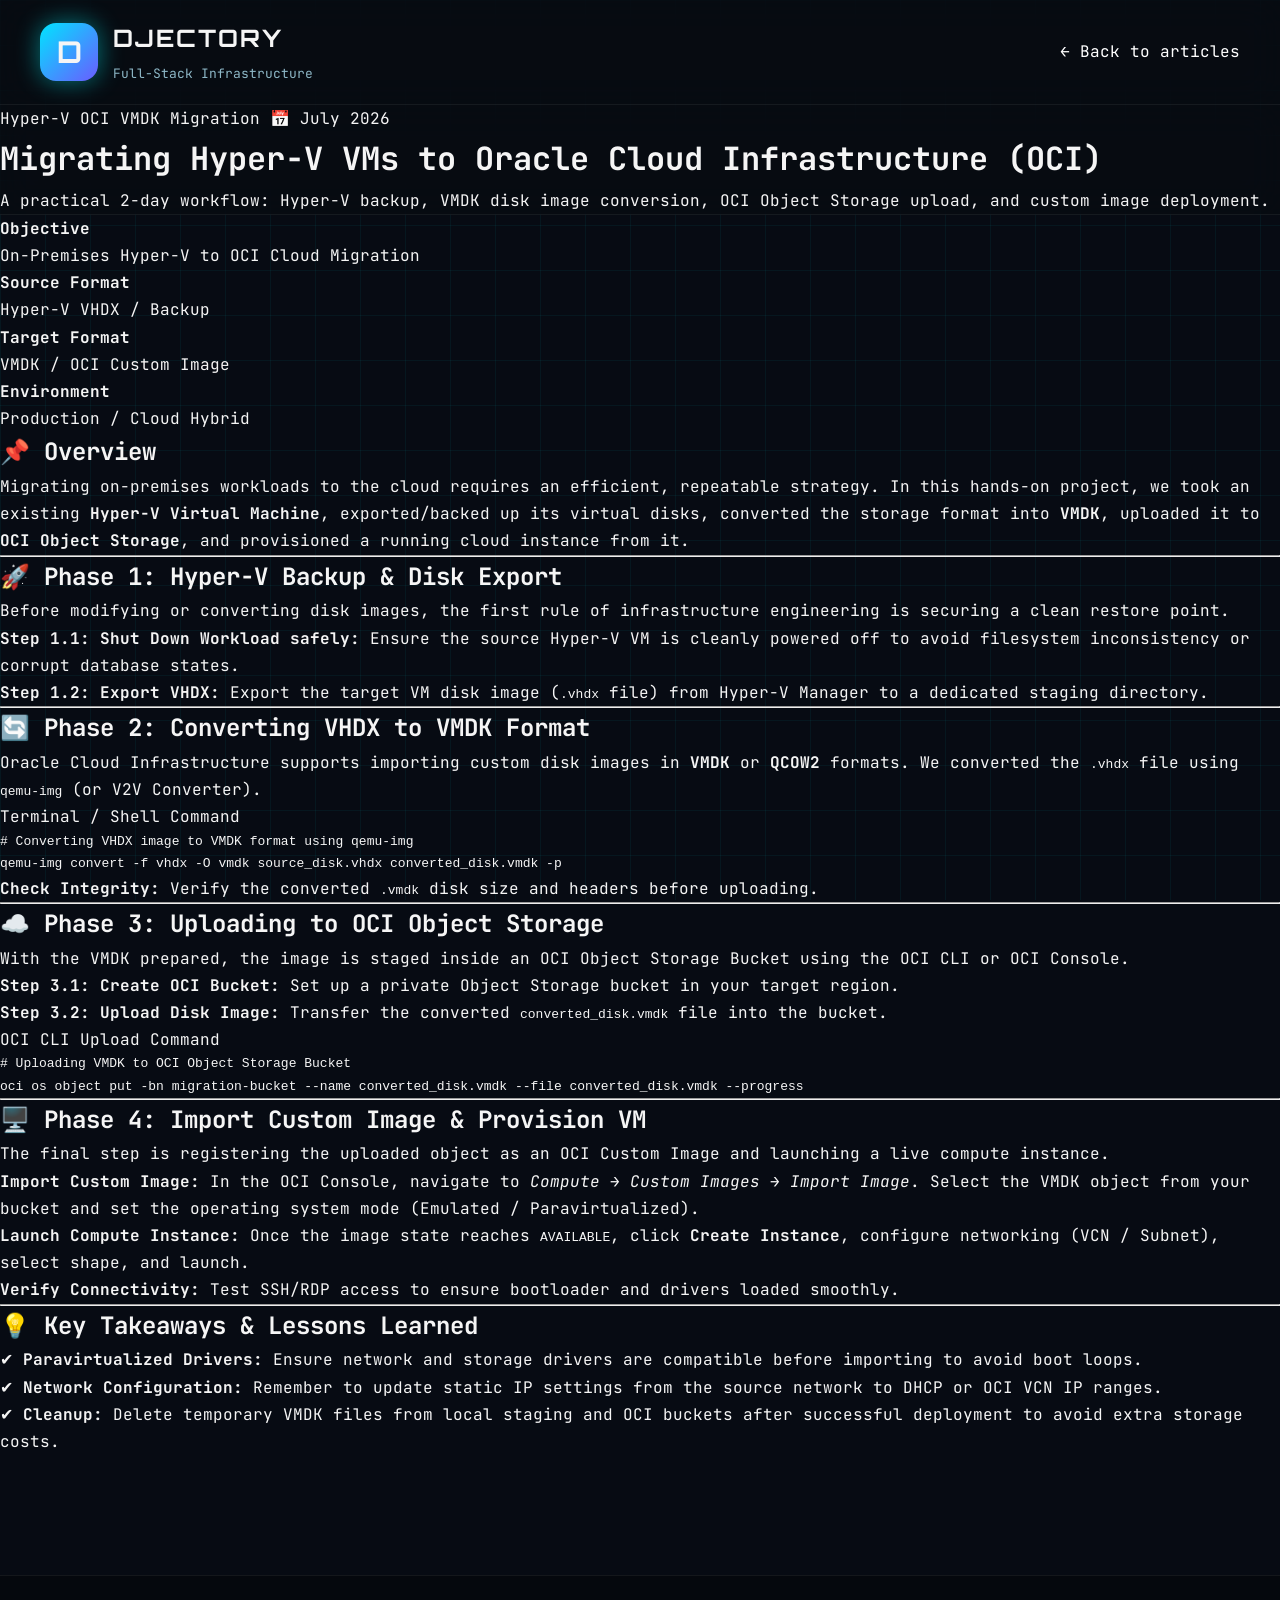
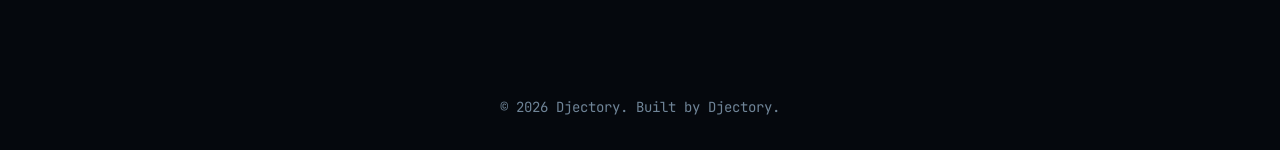
<file: blog/hyperv-to-oci-migration.html>
<!DOCTYPE html>
<html lang="en">
<head>
    <meta charset="UTF-8">
    <meta name="viewport" content="width=device-width, initial-scale=1.0">
    <title>Hyper-V to OCI Migration Guide | Djectory</title>
    <meta name="description" content="Step-by-step guide on backing up a Hyper-V VM, converting it to VMDK format, and deploying it as a custom image in Oracle Cloud Infrastructure (OCI).">

    <link rel="preconnect" href="https://fonts.googleapis.com">
    <link rel="preconnect" href="https://fonts.gstatic.com" crossorigin>
    <link href="https://fonts.googleapis.com/css2?family=Orbitron:wght@500;700;800&family=JetBrains+Mono:wght@400;500;700&display=swap" rel="stylesheet">
    <link rel="stylesheet" href="../assets/css/style.css">
</head>
<body>

<div class="background-grid"></div>

<header>
    <nav class="navbar">
        <div class="logo">
            <div class="logo-icon">D</div>
            <div class="logo-text">
                <h2>DJECTORY</h2>
                <span>Full-Stack Infrastructure</span>
            </div>
        </div>
        <ul>
            <li><a href="../index.html#knowledge">← Back to articles</a></li>
        </ul>
    </nav>
</header>

<main class="article-container">
    
    <!-- Article Header -->
    <header class="article-header">
        <div class="article-meta">
            <span class="tech-tag">Hyper-V</span>
            <span class="tech-tag">OCI</span>
            <span class="tech-tag">VMDK</span>
            <span class="tech-tag">Migration</span>
            <span class="article-date">📅 July 2026</span>
        </div>
        <h1>Migrating Hyper-V VMs to Oracle Cloud Infrastructure (OCI)</h1>
        <p class="article-subtitle">A practical 2-day workflow: Hyper-V backup, VMDK disk image conversion, OCI Object Storage upload, and custom image deployment.</p>
    </header>

    <!-- Project Overview Metrics -->
    <section class="project-summary-box">
        <div class="summary-item">
            <h4>Objective</h4>
            <p>On-Premises Hyper-V to OCI Cloud Migration</p>
        </div>
        <div class="summary-item">
            <h4>Source Format</h4>
            <p>Hyper-V VHDX / Backup</p>
        </div>
        <div class="summary-item">
            <h4>Target Format</h4>
            <p>VMDK / OCI Custom Image</p>
        </div>
        <div class="summary-item">
            <h4>Environment</h4>
            <p>Production / Cloud Hybrid</p>
        </div>
    </section>

    <!-- Main Content -->
    <article class="article-body">

        <h2>📌 Overview</h2>
        <p>
            Migrating on-premises workloads to the cloud requires an efficient, repeatable strategy. In this hands-on project, we took an existing <strong>Hyper-V Virtual Machine</strong>, exported/backed up its virtual disks, converted the storage format into <strong>VMDK</strong>, uploaded it to <strong>OCI Object Storage</strong>, and provisioned a running cloud instance from it.
        </p>

        <hr>

        <h2>🚀 Phase 1: Hyper-V Backup & Disk Export</h2>
        <p>Before modifying or converting disk images, the first rule of infrastructure engineering is securing a clean restore point.</p>
        
        <ul class="step-list">
            <li><strong>Step 1.1: Shut Down Workload safely:</strong> Ensure the source Hyper-V VM is cleanly powered off to avoid filesystem inconsistency or corrupt database states.</li>
            <li><strong>Step 1.2: Export VHDX:</strong> Export the target VM disk image (<code>.vhdx</code> file) from Hyper-V Manager to a dedicated staging directory.</li>
        </ul>

        <hr>

        <h2>🔄 Phase 2: Converting VHDX to VMDK Format</h2>
        <p>Oracle Cloud Infrastructure supports importing custom disk images in <strong>VMDK</strong> or <strong>QCOW2</strong> formats. We converted the <code>.vhdx</code> file using <code>qemu-img</code> (or V2V Converter).</p>

        <div class="code-block">
            <div class="code-header">Terminal / Shell Command</div>
            <pre><code># Converting VHDX image to VMDK format using qemu-img
qemu-img convert -f vhdx -O vmdk source_disk.vhdx converted_disk.vmdk -p</code></pre>
        </div>

        <ul class="step-list">
            <li><strong>Check Integrity:</strong> Verify the converted <code>.vmdk</code> disk size and headers before uploading.</li>
        </ul>

        <hr>

        <h2>☁️ Phase 3: Uploading to OCI Object Storage</h2>
        <p>With the VMDK prepared, the image is staged inside an OCI Object Storage Bucket using the OCI CLI or OCI Console.</p>

        <ul class="step-list">
            <li><strong>Step 3.1: Create OCI Bucket:</strong> Set up a private Object Storage bucket in your target region.</li>
            <li><strong>Step 3.2: Upload Disk Image:</strong> Transfer the converted <code>converted_disk.vmdk</code> file into the bucket.</li>
        </ul>

        <div class="code-block">
            <div class="code-header">OCI CLI Upload Command</div>
            <pre><code># Uploading VMDK to OCI Object Storage Bucket
oci os object put -bn migration-bucket --name converted_disk.vmdk --file converted_disk.vmdk --progress</code></pre>
        </div>

        <hr>

        <h2>🖥️ Phase 4: Import Custom Image & Provision VM</h2>
        <p>The final step is registering the uploaded object as an OCI Custom Image and launching a live compute instance.</p>

        <ul class="step-list">
            <li><strong>Import Custom Image:</strong> In the OCI Console, navigate to <em>Compute → Custom Images → Import Image</em>. Select the VMDK object from your bucket and set the operating system mode (Emulated / Paravirtualized).</li>
            <li><strong>Launch Compute Instance:</strong> Once the image state reaches <code>AVAILABLE</code>, click <strong>Create Instance</strong>, configure networking (VCN / Subnet), select shape, and launch.</li>
            <li><strong>Verify Connectivity:</strong> Test SSH/RDP access to ensure bootloader and drivers loaded smoothly.</li>
        </ul>

        <hr>

        <h2>💡 Key Takeaways & Lessons Learned</h2>
        <div class="takeaways-box">
            <ul>
                <li>✔ <strong>Paravirtualized Drivers:</strong> Ensure network and storage drivers are compatible before importing to avoid boot loops.</li>
                <li>✔ <strong>Network Configuration:</strong> Remember to update static IP settings from the source network to DHCP or OCI VCN IP ranges.</li>
                <li>✔ <strong>Cleanup:</strong> Delete temporary VMDK files from local staging and OCI buckets after successful deployment to avoid extra storage costs.</li>
            </ul>
        </div>

    </article>

</main>

<footer>
    <div class="copyright">
        © 2026 Djectory. Built by Djectory.
    </div>
</footer>

</body>
</html>
</file>
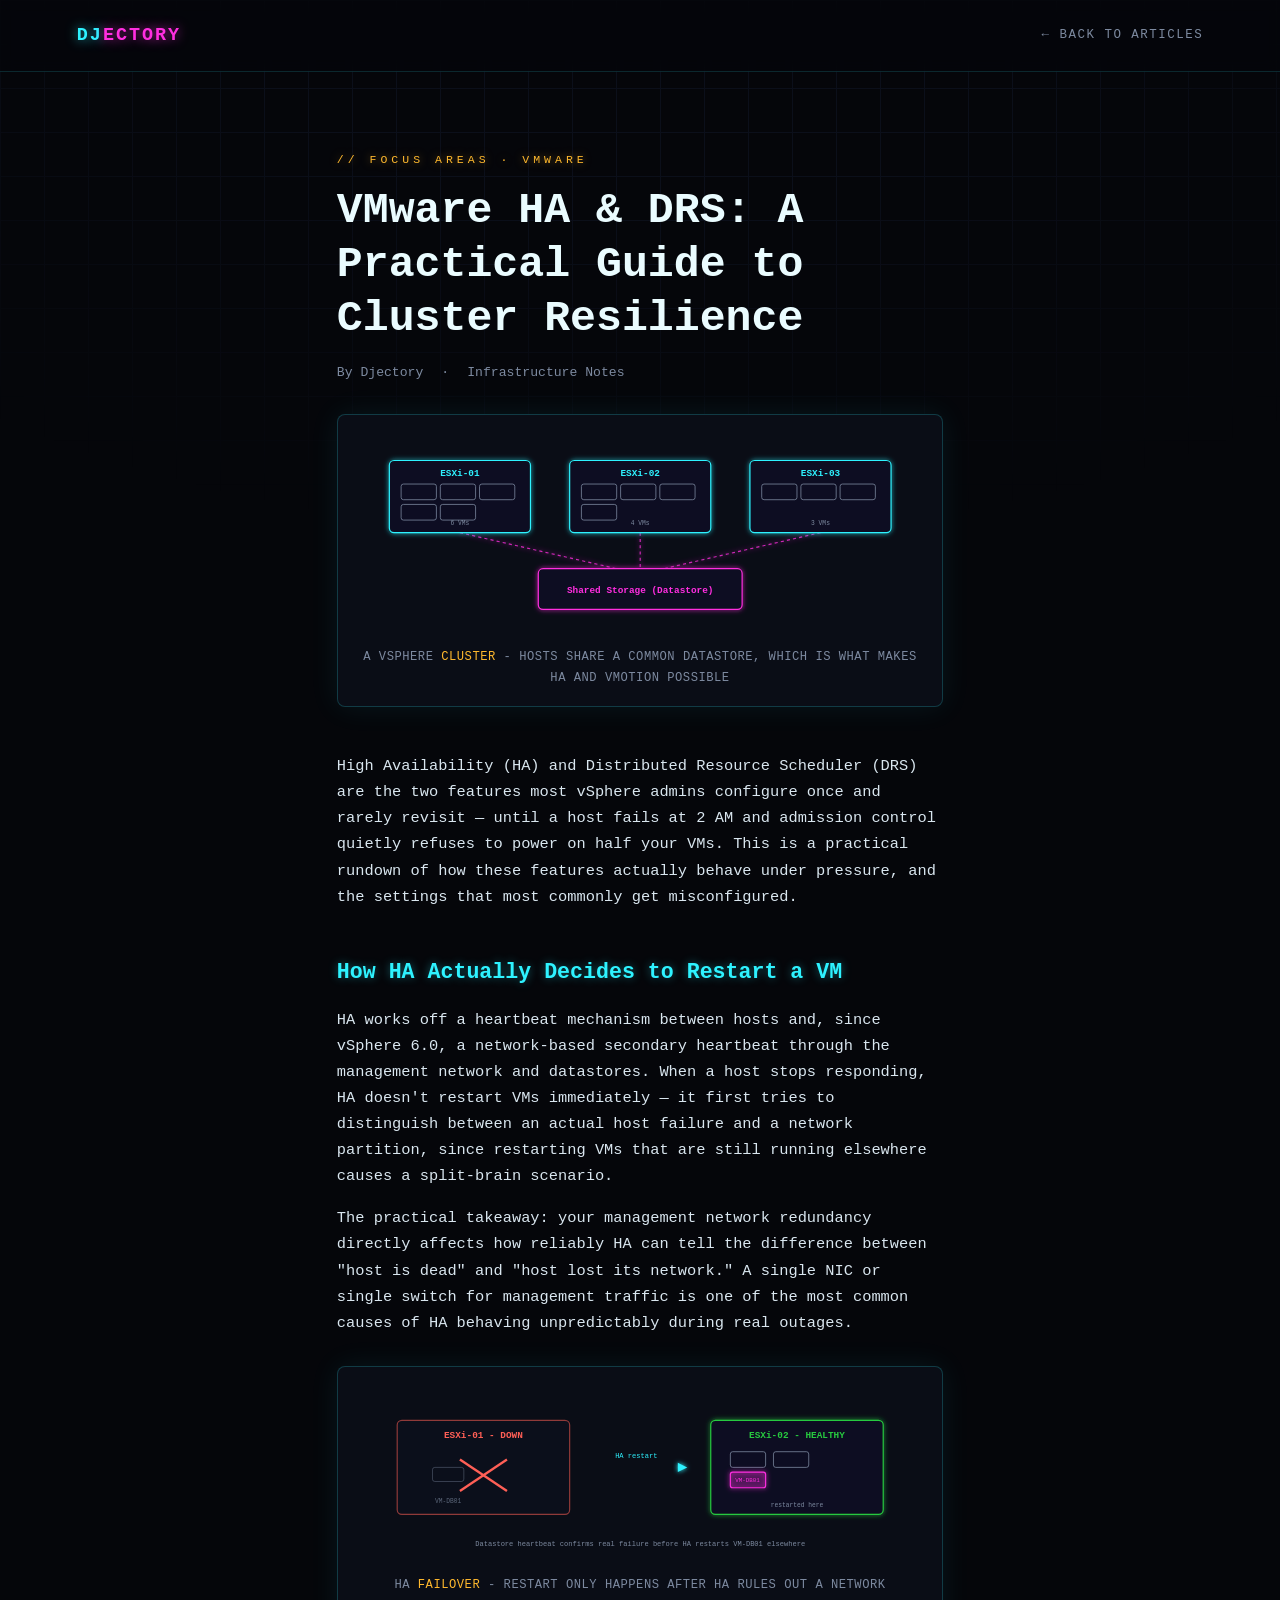
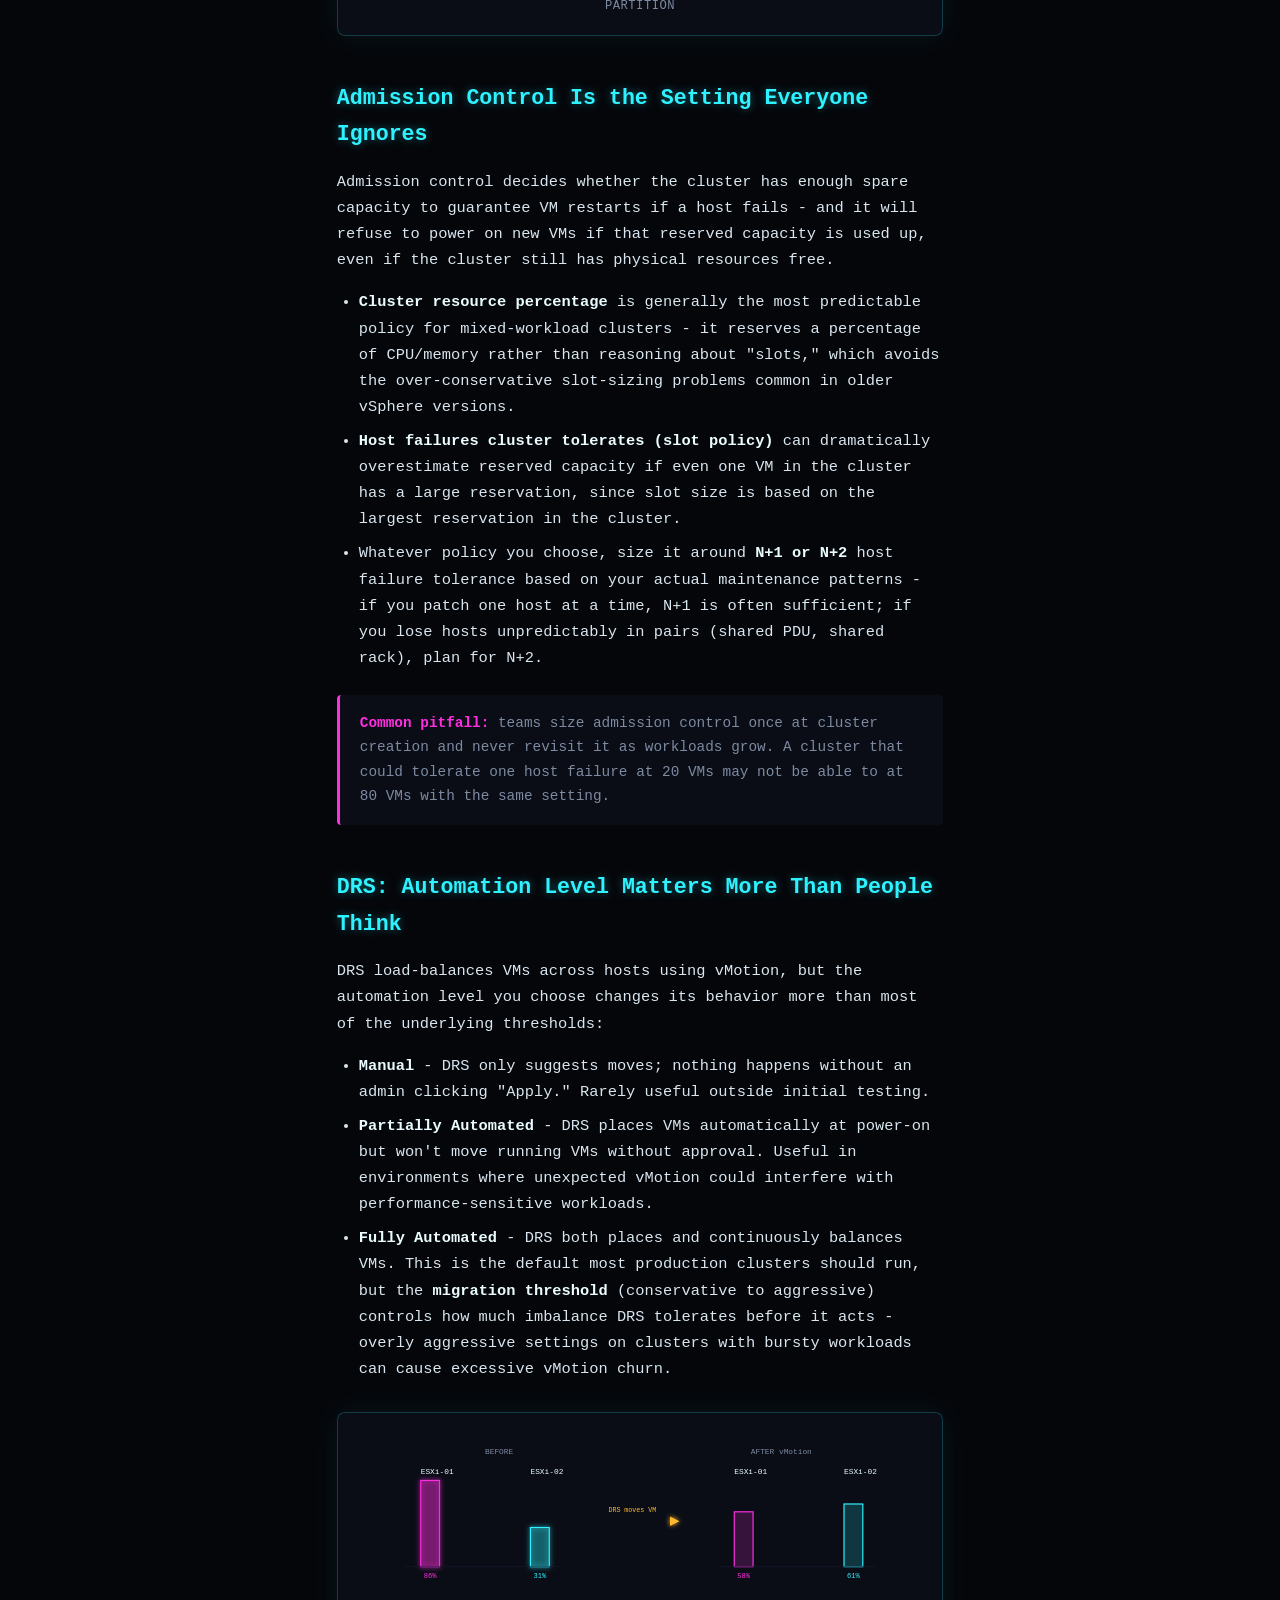
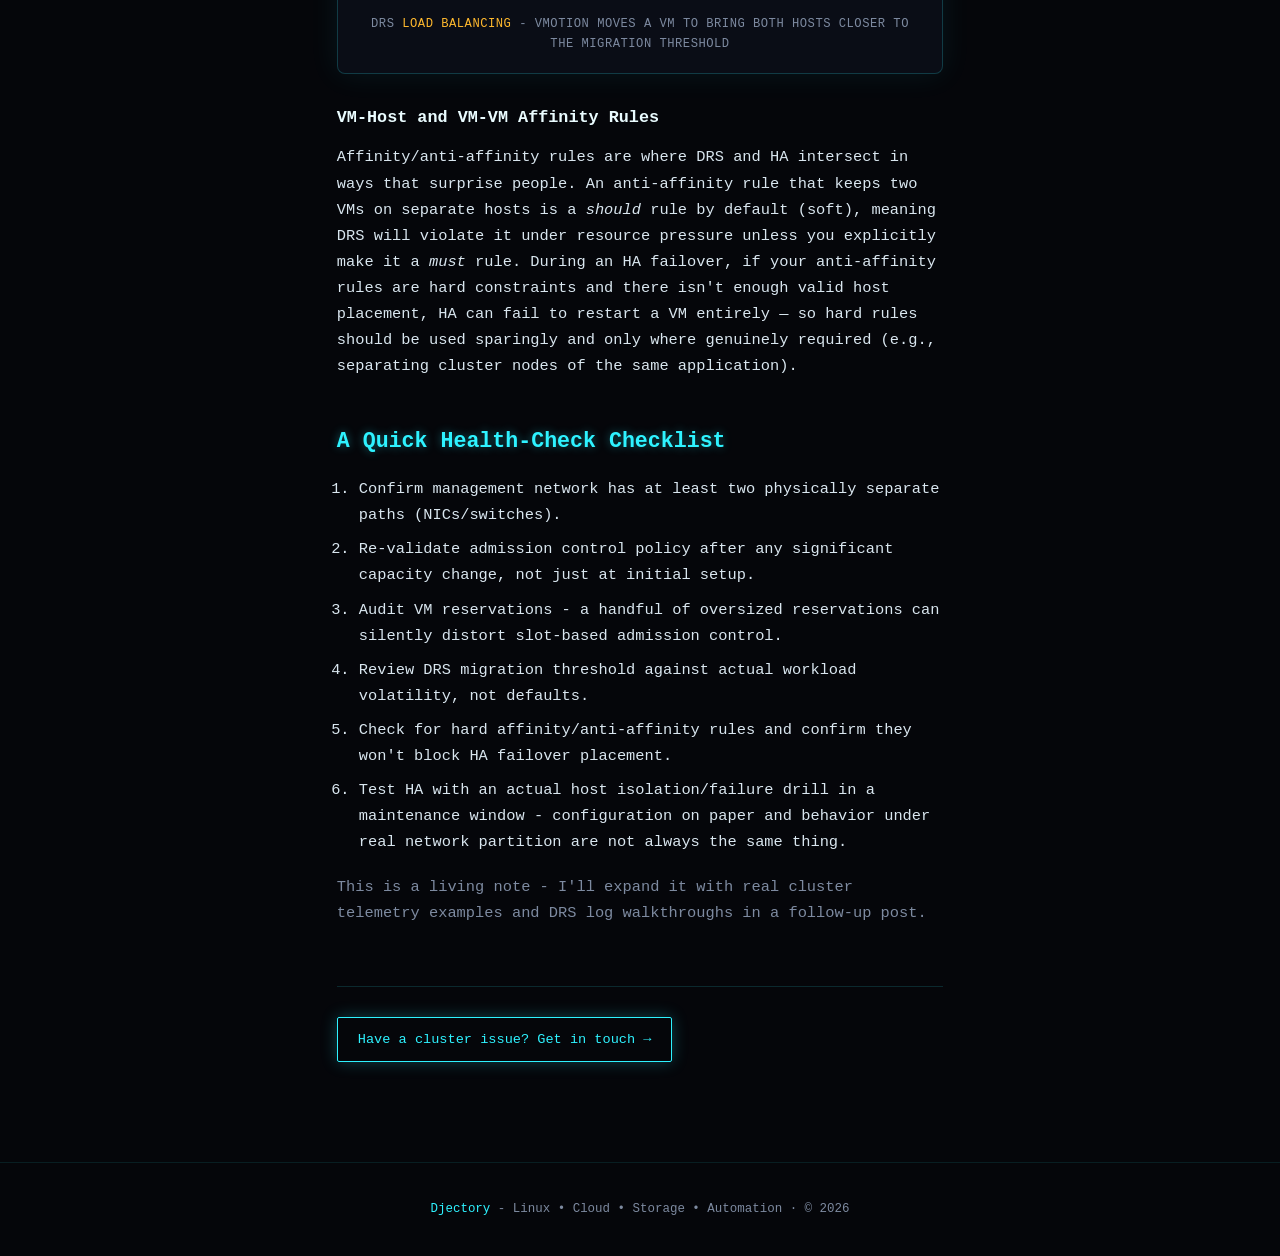
<file: blog/vmware-ha-drs-cluster-resilience.html>
<!DOCTYPE html>
<html lang="en">
<head>
<meta charset="UTF-8">
<meta name="viewport" content="width=device-width, initial-scale=1.0">
<title>VMware HA & DRS: A Practical Guide to Cluster Resilience - Djectory</title>
<meta name="description" content="A practical, field-tested guide to VMware vSphere HA and DRS - admission control, automation levels, and common pitfalls that break cluster resilience.">
<style>
  :root{
    --bg:#05060a;
    --bg-panel:#0a0d16;
    --grid:#12182a;
    --cyan:#2ef2ff;
    --magenta:#ff2ee0;
    --amber:#ffb92e;
    --text:#d9e6ef;
    --text-dim:#7d8aa0;
    --mono: 'JetBrains Mono', 'Courier New', monospace;
    --disp: 'Orbitron', var(--mono);
  }
  @import url('https://fonts.googleapis.com/css2?family=Orbitron:wght@500;700;900&family=JetBrains+Mono:wght@400;500;700&display=swap');

  *{box-sizing:border-box; margin:0; padding:0;}
  html{scroll-behavior:smooth;}
  body{ background:var(--bg); color:var(--text); font-family:var(--mono); line-height:1.7; }

  .grid-bg{
    position:fixed; inset:0; z-index:0;
    background-image:
      linear-gradient(var(--grid) 1px, transparent 1px),
      linear-gradient(90deg, var(--grid) 1px, transparent 1px);
    background-size:44px 44px;
    mask-image: radial-gradient(ellipse 80% 60% at 50% 0%, #000 40%, transparent 100%);
    opacity:0.5;
  }
  a{ color:inherit; text-decoration:none; }
  section, header, footer, main{ position:relative; z-index:2; }

  nav{
    position:fixed; top:0; left:0; right:0; z-index:50;
    display:flex; justify-content:space-between; align-items:center;
    padding:20px 6%;
    backdrop-filter:blur(8px);
    background:rgba(5,6,10,0.7);
    border-bottom:1px solid rgba(46,242,255,0.15);
  }
  .brand{ font-family:var(--disp); font-weight:900; font-size:1.15rem; letter-spacing:2px; color:var(--cyan); text-shadow:0 0 12px rgba(46,242,255,0.7);}
  .brand span{ color:var(--magenta); text-shadow:0 0 12px rgba(255,46,224,0.7); }
  .back-link{ font-size:0.78rem; letter-spacing:1.5px; text-transform:uppercase; color:var(--text-dim); transition:color .25s; }
  .back-link:hover{ color:var(--cyan); }

  main{ max-width:760px; margin:0 auto; padding:150px 6% 100px; }

  .article-tag{ font-size:0.72rem; letter-spacing:4px; text-transform:uppercase; color:var(--amber); text-shadow:0 0 8px rgba(255,185,46,0.5); }
  h1.article-title{
    font-family:var(--disp); font-weight:700; font-size:clamp(1.7rem,4.5vw,2.7rem);
    color:#eafcff; margin-top:14px; line-height:1.25;
  }
  .article-meta{ margin-top:16px; color:var(--text-dim); font-size:0.82rem; display:flex; gap:18px; flex-wrap:wrap; }

  .article-body{ margin-top:46px; }
  .article-body h2{
    font-family:var(--disp); font-weight:700; font-size:1.35rem; color:var(--cyan);
    text-shadow:0 0 10px rgba(46,242,255,0.4);
    margin:44px 0 16px;
  }
  .article-body h3{ font-family:var(--disp); font-weight:600; font-size:1.05rem; color:#eafcff; margin:28px 0 12px; }
  .article-body p{ color:var(--text); font-size:0.96rem; margin-bottom:16px; }
  .article-body p.dim{ color:var(--text-dim); }
  .article-body ul, .article-body ol{ margin:0 0 18px 22px; color:var(--text); font-size:0.96rem; }
  .article-body li{ margin-bottom:8px; }
  .article-body strong{ color:#eafcff; }
  .callout{
    border-left:3px solid var(--magenta);
    background:var(--bg-panel);
    padding:16px 20px; border-radius:4px;
    margin:24px 0; font-size:0.9rem; color:var(--text-dim);
  }
  .callout strong{ color:var(--magenta); }
  code, .inline-code{
    font-family:var(--mono); background:rgba(46,242,255,0.08); color:var(--cyan);
    padding:2px 6px; border-radius:3px; font-size:0.88em;
  }

  .article-footer{
    margin-top:60px; padding-top:30px; border-top:1px solid rgba(46,242,255,0.15);
    display:flex; justify-content:space-between; align-items:center; flex-wrap:wrap; gap:16px;
  }
  .footer-cta{
    font-size:0.85rem; color:var(--cyan); border:1px solid var(--cyan); padding:10px 20px; border-radius:2px;
    box-shadow:0 0 16px rgba(46,242,255,0.25); transition:all .25s;
  }
  .footer-cta:hover{ box-shadow:0 0 26px rgba(46,242,255,0.6); }

  footer.site-footer{ text-align:center; padding:36px 6%; color:var(--text-dim); font-size:0.78rem; border-top:1px solid rgba(46,242,255,0.1); }
  footer.site-footer .brand-mini{ color:var(--cyan); }

  .diagram-wrap{
    margin:30px 0; padding:22px 20px 18px;
    background:var(--bg-panel);
    border:1px solid rgba(46,242,255,0.2);
    border-radius:8px;
    box-shadow:0 0 30px rgba(46,242,255,0.08);
  }
  .diagram-wrap svg{ width:100%; height:auto; display:block; }
  .diagram-cap{
    margin-top:14px; text-align:center; font-size:0.76rem; letter-spacing:0.5px;
    color:var(--text-dim); text-transform:uppercase;
  }
  .diagram-cap span{ color:var(--amber); }

  @media (prefers-reduced-motion: reduce){ *{ animation:none !important; transition:none !important; } }
</style>
</head>
<body>

<div class="grid-bg"></div>

<nav>
  <div class="brand">DJ<span>ECTORY</span></div>
  <a href="/#knowledge" class="back-link">← Back to articles</a>
</nav>

<main>
  <div class="article-tag">// Focus Areas · VMware</div>
  <h1 class="article-title">VMware HA & DRS: A Practical Guide to Cluster Resilience</h1>
  <div class="article-meta">
    <span>By Djectory</span>
    <span>·</span>
    <span>Infrastructure Notes</span>
  </div>

  <div class="diagram-wrap">
    <svg viewBox="0 0 720 250" xmlns="http://www.w3.org/2000/svg">
      <defs>
        <filter id="glow1" x="-50%" y="-50%" width="200%" height="200%">
          <feGaussianBlur stdDeviation="3.2" result="b"/>
          <feMerge><feMergeNode in="b"/><feMergeNode in="SourceGraphic"/></feMerge>
        </filter>
      </defs>
      <!-- connectors to shared storage -->
      <g stroke="#ff2ee0" stroke-width="1.5" stroke-dasharray="4 4" opacity="0.8" filter="url(#glow1)">
        <line x1="130" y1="122" x2="330" y2="168"/>
        <line x1="360" y1="122" x2="360" y2="168"/>
        <line x1="590" y1="122" x2="390" y2="168"/>
      </g>
      <!-- Host boxes -->
      <g font-family="JetBrains Mono, monospace">
        <!-- Host 1 -->
        <rect x="40" y="30" width="180" height="92" rx="6" fill="#0d1120" stroke="#2ef2ff" stroke-width="1.5" filter="url(#glow1)"/>
        <text x="130" y="50" fill="#2ef2ff" font-size="12" font-weight="700" text-anchor="middle">ESXi-01</text>
        <rect x="55" y="60" width="45" height="20" rx="3" fill="none" stroke="#7d8aa0"/>
        <rect x="105" y="60" width="45" height="20" rx="3" fill="none" stroke="#7d8aa0"/>
        <rect x="155" y="60" width="45" height="20" rx="3" fill="none" stroke="#7d8aa0"/>
        <rect x="55" y="86" width="45" height="20" rx="3" fill="none" stroke="#7d8aa0"/>
        <rect x="105" y="86" width="45" height="20" rx="3" fill="none" stroke="#7d8aa0"/>
        <text x="130" y="112" fill="#7d8aa0" font-size="8" text-anchor="middle">6 VMs</text>

        <!-- Host 2 -->
        <rect x="270" y="30" width="180" height="92" rx="6" fill="#0d1120" stroke="#2ef2ff" stroke-width="1.5" filter="url(#glow1)"/>
        <text x="360" y="50" fill="#2ef2ff" font-size="12" font-weight="700" text-anchor="middle">ESXi-02</text>
        <rect x="285" y="60" width="45" height="20" rx="3" fill="none" stroke="#7d8aa0"/>
        <rect x="335" y="60" width="45" height="20" rx="3" fill="none" stroke="#7d8aa0"/>
        <rect x="385" y="60" width="45" height="20" rx="3" fill="none" stroke="#7d8aa0"/>
        <rect x="285" y="86" width="45" height="20" rx="3" fill="none" stroke="#7d8aa0"/>
        <text x="360" y="112" fill="#7d8aa0" font-size="8" text-anchor="middle">4 VMs</text>

        <!-- Host 3 -->
        <rect x="500" y="30" width="180" height="92" rx="6" fill="#0d1120" stroke="#2ef2ff" stroke-width="1.5" filter="url(#glow1)"/>
        <text x="590" y="50" fill="#2ef2ff" font-size="12" font-weight="700" text-anchor="middle">ESXi-03</text>
        <rect x="515" y="60" width="45" height="20" rx="3" fill="none" stroke="#7d8aa0"/>
        <rect x="565" y="60" width="45" height="20" rx="3" fill="none" stroke="#7d8aa0"/>
        <rect x="615" y="60" width="45" height="20" rx="3" fill="none" stroke="#7d8aa0"/>
        <text x="590" y="112" fill="#7d8aa0" font-size="8" text-anchor="middle">3 VMs</text>

        <!-- Shared storage -->
        <rect x="230" y="168" width="260" height="52" rx="6" fill="#0d1120" stroke="#ff2ee0" stroke-width="1.5" filter="url(#glow1)"/>
        <text x="360" y="199" fill="#ff2ee0" font-size="12" font-weight="700" text-anchor="middle">Shared Storage (Datastore)</text>
      </g>
    </svg>
    <div class="diagram-cap">A vSphere <span>Cluster</span> - hosts share a common datastore, which is what makes HA and vMotion possible</div>
  </div>

  <div class="article-body">
    <p>High Availability (HA) and Distributed Resource Scheduler (DRS) are the two features most vSphere admins configure once and rarely revisit — until a host fails at 2 AM and admission control quietly refuses to power on half your VMs. This is a practical rundown of how these features actually behave under pressure, and the settings that most commonly get misconfigured.</p>

    <h2>How HA Actually Decides to Restart a VM</h2>
    <p>HA works off a heartbeat mechanism between hosts and, since vSphere 6.0, a network-based secondary heartbeat through the management network and datastores. When a host stops responding, HA doesn't restart VMs immediately — it first tries to distinguish between an actual host failure and a network partition, since restarting VMs that are still running elsewhere causes a split-brain scenario.</p>
    <p>The practical takeaway: your management network redundancy directly affects how reliably HA can tell the difference between "host is dead" and "host lost its network." A single NIC or single switch for management traffic is one of the most common causes of HA behaving unpredictably during real outages.</p>

    <div class="diagram-wrap">
      <svg viewBox="0 0 720 220" xmlns="http://www.w3.org/2000/svg">
        <defs>
          <filter id="glow2" x="-50%" y="-50%" width="200%" height="200%">
            <feGaussianBlur stdDeviation="3.2" result="b"/>
            <feMerge><feMergeNode in="b"/><feMergeNode in="SourceGraphic"/></feMerge>
          </filter>
        </defs>
        <g font-family="JetBrains Mono, monospace">
          <!-- Failed host -->
          <rect x="50" y="40" width="220" height="120" rx="6" fill="#0d1120" stroke="#ff5f56" stroke-width="1.5" opacity="0.55"/>
          <text x="160" y="62" fill="#ff5f56" font-size="12" font-weight="700" text-anchor="middle">ESXi-01 - DOWN</text>
          <line x1="130" y1="90" x2="190" y2="130" stroke="#ff5f56" stroke-width="3"/>
          <line x1="190" y1="90" x2="130" y2="130" stroke="#ff5f56" stroke-width="3"/>
          <rect x="95" y="100" width="40" height="18" rx="3" fill="none" stroke="#7d8aa0" opacity="0.5"/>
          <text x="115" y="145" fill="#7d8aa0" font-size="8" text-anchor="middle" opacity="0.7">VM-DB01</text>

          <!-- Arrow -->
          <line x1="290" y1="100" x2="420" y2="100" stroke="#2ef2ff" stroke-width="2" filter="url(#glow2)"/>
          <polygon points="420,100 408,94 408,106" fill="#2ef2ff" filter="url(#glow2)"/>
          <text x="355" y="88" fill="#2ef2ff" font-size="9" text-anchor="middle">HA restart</text>

          <!-- Healthy host -->
          <rect x="450" y="40" width="220" height="120" rx="6" fill="#0d1120" stroke="#27c93f" stroke-width="1.5" filter="url(#glow2)"/>
          <text x="560" y="62" fill="#27c93f" font-size="12" font-weight="700" text-anchor="middle">ESXi-02 - HEALTHY</text>
          <rect x="475" y="80" width="45" height="20" rx="3" fill="none" stroke="#7d8aa0"/>
          <rect x="530" y="80" width="45" height="20" rx="3" fill="none" stroke="#7d8aa0"/>
          <rect x="475" y="106" width="45" height="20" rx="3" fill="#ff2ee0" fill-opacity="0.15" stroke="#ff2ee0" stroke-width="1.5" filter="url(#glow2)"/>
          <text x="497" y="119" fill="#ff2ee0" font-size="7.5" text-anchor="middle">VM-DB01</text>
          <text x="560" y="150" fill="#7d8aa0" font-size="8" text-anchor="middle">restarted here</text>

          <text x="360" y="200" fill="#7d8aa0" font-size="9" text-anchor="middle">Datastore heartbeat confirms real failure before HA restarts VM-DB01 elsewhere</text>
        </g>
      </svg>
      <div class="diagram-cap">HA <span>Failover</span> - restart only happens after HA rules out a network partition</div>
    </div>

    <h2>Admission Control Is the Setting Everyone Ignores</h2>
    <p>Admission control decides whether the cluster has enough spare capacity to guarantee VM restarts if a host fails - and it will refuse to power on new VMs if that reserved capacity is used up, even if the cluster still has physical resources free.</p>
    <ul>
      <li><strong>Cluster resource percentage</strong> is generally the most predictable policy for mixed-workload clusters - it reserves a percentage of CPU/memory rather than reasoning about "slots," which avoids the over-conservative slot-sizing problems common in older vSphere versions.</li>
      <li><strong>Host failures cluster tolerates (slot policy)</strong> can dramatically overestimate reserved capacity if even one VM in the cluster has a large reservation, since slot size is based on the largest reservation in the cluster.</li>
      <li>Whatever policy you choose, size it around <strong>N+1 or N+2</strong> host failure tolerance based on your actual maintenance patterns - if you patch one host at a time, N+1 is often sufficient; if you lose hosts unpredictably in pairs (shared PDU, shared rack), plan for N+2.</li>
    </ul>
    <div class="callout"><strong>Common pitfall:</strong> teams size admission control once at cluster creation and never revisit it as workloads grow. A cluster that could tolerate one host failure at 20 VMs may not be able to at 80 VMs with the same setting.</div>

    <h2>DRS: Automation Level Matters More Than People Think</h2>
    <p>DRS load-balances VMs across hosts using vMotion, but the automation level you choose changes its behavior more than most of the underlying thresholds:</p>
    <ul>
      <li><strong>Manual</strong> - DRS only suggests moves; nothing happens without an admin clicking "Apply." Rarely useful outside initial testing.</li>
      <li><strong>Partially Automated</strong> - DRS places VMs automatically at power-on but won't move running VMs without approval. Useful in environments where unexpected vMotion could interfere with performance-sensitive workloads.</li>
      <li><strong>Fully Automated</strong> - DRS both places and continuously balances VMs. This is the default most production clusters should run, but the <strong>migration threshold</strong> (conservative to aggressive) controls how much imbalance DRS tolerates before it acts - overly aggressive settings on clusters with bursty workloads can cause excessive vMotion churn.</li>
    </ul>

    <div class="diagram-wrap">
      <svg viewBox="0 0 720 210" xmlns="http://www.w3.org/2000/svg">
        <defs>
          <filter id="glow3" x="-50%" y="-50%" width="200%" height="200%">
            <feGaussianBlur stdDeviation="3.2" result="b"/>
            <feMerge><feMergeNode in="b"/><feMergeNode in="SourceGraphic"/></feMerge>
          </filter>
        </defs>
        <g font-family="JetBrains Mono, monospace">
          <text x="180" y="24" fill="#7d8aa0" font-size="10" text-anchor="middle">BEFORE</text>
          <text x="540" y="24" fill="#7d8aa0" font-size="10" text-anchor="middle">AFTER vMotion</text>

          <!-- Before: overloaded host A -->
          <text x="80" y="50" fill="#eafcff" font-size="10">ESXi-01</text>
          <rect x="80" y="58" width="24" height="110" fill="#ff2ee0" fill-opacity="0.25" stroke="#ff2ee0" stroke-width="1.5" filter="url(#glow3)"/>
          <text x="92" y="182" fill="#ff2ee0" font-size="9" text-anchor="middle">86%</text>

          <text x="220" y="50" fill="#eafcff" font-size="10">ESXi-02</text>
          <rect x="220" y="118" width="24" height="50" fill="#2ef2ff" fill-opacity="0.2" stroke="#2ef2ff" stroke-width="1.5" filter="url(#glow3)"/>
          <text x="232" y="182" fill="#2ef2ff" font-size="9" text-anchor="middle">31%</text>

          <!-- Arrow -->
          <line x1="290" y1="110" x2="410" y2="110" stroke="#ffb92e" stroke-width="2" filter="url(#glow3)"/>
          <polygon points="410,110 398,104 398,116" fill="#ffb92e" filter="url(#glow3)"/>
          <text x="350" y="98" fill="#ffb92e" font-size="8.5" text-anchor="middle">DRS moves VM</text>

          <!-- After: balanced -->
          <text x="480" y="50" fill="#eafcff" font-size="10">ESXi-01</text>
          <rect x="480" y="98" width="24" height="70" fill="#ff2ee0" fill-opacity="0.18" stroke="#ff2ee0" stroke-width="1.5"/>
          <text x="492" y="182" fill="#ff2ee0" font-size="9" text-anchor="middle">58%</text>

          <text x="620" y="50" fill="#eafcff" font-size="10">ESXi-02</text>
          <rect x="620" y="88" width="24" height="80" fill="#2ef2ff" fill-opacity="0.18" stroke="#2ef2ff" stroke-width="1.5"/>
          <text x="632" y="182" fill="#2ef2ff" font-size="9" text-anchor="middle">61%</text>

          <!-- baseline -->
          <line x1="60" y1="168" x2="260" y2="168" stroke="#12182a" stroke-width="1"/>
          <line x1="460" y1="168" x2="660" y2="168" stroke="#12182a" stroke-width="1"/>
        </g>
      </svg>
      <div class="diagram-cap">DRS <span>Load Balancing</span> - vMotion moves a VM to bring both hosts closer to the migration threshold</div>
    </div>

    <h3>VM-Host and VM-VM Affinity Rules</h3>
    <p>Affinity/anti-affinity rules are where DRS and HA intersect in ways that surprise people. An anti-affinity rule that keeps two VMs on separate hosts is a <em>should</em> rule by default (soft), meaning DRS will violate it under resource pressure unless you explicitly make it a <em>must</em> rule. During an HA failover, if your anti-affinity rules are hard constraints and there isn't enough valid host placement, HA can fail to restart a VM entirely — so hard rules should be used sparingly and only where genuinely required (e.g., separating cluster nodes of the same application).</p>

    <h2>A Quick Health-Check Checklist</h2>
    <ol>
      <li>Confirm management network has at least two physically separate paths (NICs/switches).</li>
      <li>Re-validate admission control policy after any significant capacity change, not just at initial setup.</li>
      <li>Audit VM reservations - a handful of oversized reservations can silently distort slot-based admission control.</li>
      <li>Review DRS migration threshold against actual workload volatility, not defaults.</li>
      <li>Check for hard affinity/anti-affinity rules and confirm they won't block HA failover placement.</li>
      <li>Test HA with an actual host isolation/failure drill in a maintenance window - configuration on paper and behavior under real network partition are not always the same thing.</li>
    </ol>

    <p class="dim">This is a living note - I'll expand it with real cluster telemetry examples and DRS log walkthroughs in a follow-up post.</p>
  </div>

  <div class="article-footer">
    <a href="/#contact" class="footer-cta">Have a cluster issue? Get in touch →</a>
  </div>
</main>

<footer class="site-footer">
  <span class="brand-mini">Djectory</span> - Linux • Cloud • Storage • Automation · © 2026
</footer>

</body>
</html>
</file>
<file: assets/css/style.css>
/* ===========================================
   DJECTORY
   Infrastructure Simplified
=========================================== */

*{
margin:0;
padding:0;
box-sizing:border-box;
}

html{
scroll-behavior:smooth;
}

body{

font-family:'JetBrains Mono',monospace;

background:#070b13;

color:#f5f5f5;

overflow-x:hidden;

line-height:1.7;

position:relative;

}

/*=========================
BACKGROUND
==========================*/

#particle-canvas{

position:fixed;

inset:0;

width:100%;

height:100%;

z-index:-5;

pointer-events:none;

}

.background-grid{

position:fixed;

inset:0;

background-image:

linear-gradient(rgba(0,255,255,.05) 1px,transparent 1px),

linear-gradient(90deg,rgba(0,255,255,.05) 1px,transparent 1px);

background-size:45px 45px;

z-index:-4;

}

.glow{

position:fixed;

width:500px;

height:500px;

border-radius:50%;

filter:blur(130px);

opacity:.18;

z-index:-3;

animation:floatGlow 15s ease-in-out infinite;

}

.glow1{

background:#00ffff;

top:-120px;

left:-150px;

}

.glow2{

background:#ff00d4;

right:-150px;

bottom:-150px;

animation-delay:5s;

}

@keyframes floatGlow{

0%{

transform:translateY(0px);

}

50%{

transform:translateY(80px);

}

100%{

transform:translateY(0px);

}

}

/*=========================
NAVBAR
==========================*/

header{

position:sticky;

top:0;

z-index:999;

backdrop-filter:blur(18px);

background:rgba(8,12,18,.70);

border-bottom:1px solid rgba(255,255,255,.06);

}

.navbar{

max-width:1300px;

margin:auto;

display:flex;

justify-content:space-between;

align-items:center;

padding:18px 40px;

}

.logo{

display:flex;

align-items:center;

gap:15px;

}

.logo-icon{

width:58px;

height:58px;

display:flex;

align-items:center;

justify-content:center;

font-family:'Orbitron',sans-serif;

font-size:30px;

font-weight:bold;

border-radius:16px;

background:linear-gradient(135deg,#00e5ff,#6a5cff);

box-shadow:

0 0 25px rgba(0,255,255,.45);

}

.logo-icon-new{

width:58px;

height:58px;

display:flex;

align-items:center;

justify-content:center;

border-radius:12px;

background:rgba(10,20,30,.6);

border:1px solid rgba(0,255,255,0.3);

overflow:hidden;

}

.logo-icon-new img{

width:100%;

height:100%;

object-fit:contain;

}

.logo-text h2{

font-family:'Orbitron',sans-serif;

letter-spacing:2px;

font-size:24px;

}

.logo-text span{

font-size:13px;

color:#8eb8c7;

}

.navbar ul{

display:flex;

list-style:none;

gap:35px;

}

.navbar a{

text-decoration:none;

color:white;

transition:.3s;

}

.navbar ul a:hover{

color:#00ffff;

}

.hire-btn{

padding:12px 24px;

border-radius:50px;

background:#00e5ff;

color:#000 !important;

font-weight:bold;

transition:.3s;

}

.hire-btn:hover{

transform:translateY(-4px);

box-shadow:

0 0 25px cyan;

}

/*=========================
HERO
==========================*/

.hero{

max-width:1300px;

margin:auto;

padding:100px 40px;

display:grid;

grid-template-columns:1.1fr .9fr;

gap:70px;

align-items:center;

}

.hero-badge{

display:inline-block;

padding:8px 18px;

border:1px solid cyan;

border-radius:50px;

color:#00ffff;

margin-bottom:30px;

font-size:14px;

}

.hero h1{

font-family:'Orbitron',sans-serif;

font-size:68px;

line-height:1.1;

margin-bottom:30px;

background:linear-gradient(90deg,#ffffff,#00ffff);

-webkit-background-clip:text;

-webkit-text-fill-color:transparent;

}

.hero p{

color:#9fb6c4;

font-size:18px;

margin-bottom:35px;

max-width:650px;

}

.hero-buttons{

display:flex;

gap:20px;

margin-bottom:40px;

}

.btn-primary{

padding:16px 34px;

background:#00e5ff;

border-radius:40px;

color:#000;

font-weight:bold;

text-decoration:none;

transition:.35s;

}

.btn-primary:hover{

transform:translateY(-5px);

box-shadow:0 0 35px cyan;

}

.btn-secondary{

padding:16px 34px;

border:1px solid #00ffff;

border-radius:40px;

text-decoration:none;

color:white;

transition:.35s;

}

.btn-secondary:hover{

background:#00ffff;

color:#000;

}

.tech-stack{

display:flex;

flex-wrap:wrap;

gap:12px;

}

.tech-stack span{

padding:10px 16px;

background:#111927;

border:1px solid rgba(255,255,255,.08);

border-radius:30px;

transition:.3s;

}

.tech-stack span:hover{

transform:translateY(-5px);

border-color:cyan;

box-shadow:0 0 20px rgba(0,255,255,.3);

}

/*=========================
AVATAR FRAME
==========================*/

.avatar-frame{

width:180px;

height:180px;

margin:0 auto 30px;

border-radius:50%;

padding:4px;

background:linear-gradient(135deg,#00e5ff,#ff2ee0);

box-shadow:0 0 35px rgba(0,229,255,.35);

animation:avatarPulse 3.5s ease-in-out infinite;

}

.avatar-frame-inner{

width:100%;

height:100%;

border-radius:50%;

overflow:hidden;

background:#0d131f;

}

.avatar-frame-inner img{

width:100%;

height:100%;

object-fit:cover;

display:block;

}

@keyframes avatarPulse{

0%,100%{ box-shadow:0 0 25px rgba(0,229,255,.3); }

50%{ box-shadow:0 0 45px rgba(255,46,224,.4); }

}

/*=========================
TERMINAL
==========================*/

.terminal{

background:#0d131f;

border-radius:20px;

overflow:hidden;

border:1px solid rgba(255,255,255,.08);

box-shadow:

0 20px 60px rgba(0,0,0,.45);

}

.terminal-top{

background:#182131;

padding:15px 20px;

display:flex;

align-items:center;

justify-content:space-between;

}

.dots{

display:flex;

gap:8px;

}

.dots span{

width:12px;

height:12px;

border-radius:50%;

}

.dots span:nth-child(1){

background:#ff5f57;

}

.dots span:nth-child(2){

background:#ffbd2e;

}

.dots span:nth-child(3){

background:#28c840;

}

.terminal-body{

padding:35px;

font-size:15px;

line-height:1.9;

}

.terminal-body span{

color:#00ffff;

font-weight:bold;

}

.online{

color:#00ff7f;

font-weight:bold;

}
/*=========================
ANIMATED SKILL ICONS
==========================*/

.skill-icon-anim{

display:inline-flex;

vertical-align:middle;

margin-right:12px;

width:26px;

height:26px;

}

.skill-card h3, .about-card h3{

display:flex;

align-items:center;

}

@keyframes spinSlow{
    from{ transform:rotate(0deg); }
    to{ transform:rotate(360deg); }
}

@keyframes pulseGlow{
    0%,100%{ opacity:1; transform:scale(1); }
    50%{ opacity:.55; transform:scale(1.15); }
}

@keyframes floatIcon{
    0%,100%{ transform:translateY(0px); }
    50%{ transform:translateY(-5px); }
}

@keyframes dashFlow{
    to{ stroke-dashoffset:-24; }
}

.icon-spin{ animation:spinSlow 6s linear infinite; transform-origin:center; }
.icon-pulse{ animation:pulseGlow 2.2s ease-in-out infinite; transform-origin:center; }
.icon-float{ animation:floatIcon 3s ease-in-out infinite; }
.icon-flow{ stroke-dasharray:6 6; animation:dashFlow 1.2s linear infinite; }

/*=========================
SECTIONS
==========================*/

.section{

max-width:1300px;

margin:120px auto;

padding:0 40px;

}

.section-title{

text-align:center;

margin-bottom:70px;

}

.section-title h2{

font-family:'Orbitron',sans-serif;

font-size:42px;

margin-bottom:18px;

color:#ffffff;

}

.section-title p{

max-width:760px;

margin:auto;

color:#9fb6c4;

font-size:17px;

}

/*=========================
ABOUT
==========================*/

.about-grid{

display:grid;

grid-template-columns:repeat(4,1fr);

gap:30px;

}

@media(max-width:1200px){

.about-grid{

grid-template-columns:repeat(2,1fr);

}

}

.about-card{

background:#101826;

padding:35px;

border-radius:20px;

border:1px solid rgba(255,255,255,.08);

transition:.35s;

}

.about-card:hover{

transform:translateY(-12px);

border-color:#00ffff;

box-shadow:

0 15px 45px rgba(0,255,255,.18);

}

.about-card h3{

margin-bottom:18px;

font-size:22px;

font-family:'Orbitron',sans-serif;

}

.about-card p{

color:#a6b8c8;

}

/*=========================
SKILLS
==========================*/

.skills-grid{

display:grid;

grid-template-columns:repeat(3,1fr);

gap:30px;

}

.skill-card{

background:#101826;

padding:30px;

border-radius:18px;

transition:.35s;

border:1px solid rgba(255,255,255,.08);

}

.skill-card:hover{

transform:translateY(-10px);

border-color:#00ffff;

box-shadow:0 15px 45px rgba(0,255,255,.18);

}

.skill-card h3{

margin-bottom:20px;

font-family:'Orbitron',sans-serif;

}

.skill-card ul{

list-style:none;

}

.skill-card li{

padding:10px 0;

border-bottom:1px solid rgba(255,255,255,.06);

color:#c9d3dc;

}

.skill-card li:last-child{

border:none;

}

/*=========================
SERVICES COMPREHENSIVE
==========================*/

.services-comprehensive{

display:grid;

grid-template-columns:repeat(2,1fr);

gap:40px;

margin-bottom:50px;

}

@media(max-width:900px){

.services-comprehensive{

grid-template-columns:1fr;

gap:30px;

}

}

.service-category{

background:#0f1622;

border:1px solid rgba(46,242,255,0.15);

padding:30px;

border-radius:12px;

transition:.3s;

}

.service-category:hover{

border-color:#00ffff;

box-shadow:0 10px 30px rgba(46,242,255,0.15);

}

.category-title{

font-family:'Orbitron',sans-serif;

font-size:18px;

color:#00ffff;

text-shadow:0 0 10px rgba(46,242,255,0.4);

margin-bottom:16px;

}

.service-items{

list-style:none;

}

.service-items li{

color:#b6c4cf;

padding:8px 0;

font-size:14px;

line-height:1.6;

border-bottom:1px solid rgba(255,255,255,0.05);

}

.service-items li:last-child{

border:none;

}

.services-cta{

text-align:center;

background:linear-gradient(135deg, rgba(46,242,255,0.08), rgba(255,46,224,0.08));

border:1px solid rgba(46,242,255,0.2);

border-radius:16px;

padding:40px;

}

.services-cta h3{

font-family:'Orbitron',sans-serif;

font-size:24px;

color:#00ffff;

text-shadow:0 0 10px rgba(46,242,255,0.4);

margin-bottom:12px;

}

.services-cta p{

color:#b6c4cf;

margin-bottom:28px;

max-width:600px;

margin-left:auto;

margin-right:auto;

}

.btn-inquiry{

display:inline-block;

padding:14px 40px;

background:url(#grad1) rgba(46,242,255,0.1);

border:2px solid #00ffff;

border-radius:8px;

color:#00ffff;

font-weight:bold;

text-decoration:none;

transition:.3s;

font-size:15px;

letter-spacing:1px;

}

.btn-inquiry:hover{

background:#00ffff;

color:#000;

box-shadow:0 0 30px rgba(46,242,255,0.6);

}

/*=========================
OLD SERVICES (removed - keeping for reference)
==========================*/

.blog-grid{

display:grid;

grid-template-columns:repeat(3,1fr);

gap:30px;

}

.blog-card{

background:#101826;

padding:35px;

border-radius:20px;

border:1px solid rgba(255,255,255,.08);

transition:.35s;

display:flex;

flex-direction:column;

}

.blog-card:hover{

transform:translateY(-12px);

border-color:#00ffff;

box-shadow:0 18px 45px rgba(0,255,255,.18);

}

.featured{

grid-column:span 2;

}

.category{

display:inline-block;

padding:8px 15px;

background:#00ffff20;

color:#00ffff;

border-radius:30px;

font-size:13px;

margin-bottom:20px;

}

.blog-card h3{

font-family:'Orbitron',sans-serif;

margin-bottom:18px;

font-size:25px;

}

.blog-card p{

color:#b6c4cf;

margin-bottom:25px;

}

.blog-card a{

margin-top:auto;

text-decoration:none;

color:#00ffff;

font-weight:bold;

}

/*=========================
STATS
==========================*/

.stats{

max-width:1200px;

margin:120px auto;

padding:0 40px;

display:grid;

grid-template-columns:repeat(4,1fr);

gap:25px;

}

.stat-box{

background:#101826;

padding:40px;

text-align:center;

border-radius:20px;

border:1px solid rgba(255,255,255,.08);

transition:.35s;

}

.stat-box:hover{

transform:translateY(-10px);

border-color:#00ffff;

}

.stat-box h2{

font-size:48px;

font-family:'Orbitron',sans-serif;

color:#00ffff;

margin-bottom:10px;

}

.stat-box p{

color:#9fb6c4;

}

/*=========================
CONTACT
==========================*/

.contact-grid{

display:grid;

grid-template-columns:repeat(4,1fr);

gap:25px;

}

.contact-card{

background:#101826;

padding:35px;

text-align:center;

border-radius:20px;

transition:.35s;

border:1px solid rgba(255,255,255,.08);

}

.contact-card:hover{

transform:translateY(-10px);

border-color:#00ffff;

box-shadow:0 15px 40px rgba(0,255,255,.18);

}

.contact-card h3{

font-family:'Orbitron',sans-serif;

margin-bottom:15px;

}

.contact-card p{

color:#b8c6d0;

word-break:break-word;

}

/*=========================
FOOTER
==========================*/

footer{

margin-top:120px;

padding:70px 40px 30px;

background:#05080d;

border-top:1px solid rgba(255,255,255,.06);

}

.footer-content{

max-width:1300px;

margin:auto;

display:flex;

justify-content:space-between;

gap:60px;

flex-wrap:wrap;

}

.footer-content h2{

font-family:'Orbitron',sans-serif;

margin-bottom:15px;

}

.footer-content p{

color:#91a5b6;

max-width:450px;

}

.footer-links{

display:flex;

gap:30px;

align-items:flex-start;

flex-wrap:wrap;

}

.footer-links a{

text-decoration:none;

color:#d6dce3;

transition:.3s;

}

.footer-links a:hover{

color:#00ffff;

}

.copyright{

text-align:center;

margin-top:50px;

color:#6f8497;

font-size:14px;

}

/*=========================
RESPONSIVE
==========================*/

@media(max-width:1100px){

.hero{

grid-template-columns:1fr;

text-align:center;

}

.hero p{

margin:auto auto 35px;

}

.hero-buttons{

justify-content:center;

}

.tech-stack{

justify-content:center;

}

.about-grid,
.skills-grid,
.blog-grid,
.contact-grid,
.stats{

grid-template-columns:repeat(2,1fr);

}

.featured{

grid-column:span 2;

}

.navbar{

flex-direction:column;

gap:25px;

}

}

@media(max-width:768px){

.hero{

padding:70px 20px;

}

.section{

padding:0 20px;

}

.navbar{

padding:20px;

}

.navbar ul{

flex-wrap:wrap;

justify-content:center;

gap:18px;

}

.hero h1{

font-size:48px;

}

.about-grid,
.skills-grid,
.blog-grid,
.contact-grid,
.stats{

grid-template-columns:1fr;

}

.featured{

grid-column:auto;

}

.footer-content{

flex-direction:column;

text-align:center;

}

.footer-links{

justify-content:center;

}

}

/*=========================
SCROLLBAR
==========================*/

::-webkit-scrollbar{

width:10px;

}

::-webkit-scrollbar-track{

background:#081019;

}

::-webkit-scrollbar-thumb{

background:#00d9ff;

border-radius:20px;

}

::-webkit-scrollbar-thumb:hover{

background:#61efff;

}
.active{

color:#00ffff !important;

font-weight:bold;

}

.hero{

min-height:90vh;

}
/* ===== Overrides: logo + hero spacing ===== */

.hero{
  min-height:auto;
  padding:80px 40px 60px;
}

.logo-icon-new{
  width:64px;
  height:64px;
  background:none;
  border:none;
  box-shadow:none;
  overflow:visible;
}

.logo-icon-new img{
  width:100%;
  height:100%;
  object-fit:contain;
}
</file>
<file: assets/css/home-extras.css>
/* =========================================
   DJECTORY — home-extras.css
   Stack diagram, How We Work, project form
   Place at: assets/css/home-extras.css
========================================= */

/* ---------- Stack diagram (replaces the chip row in hero) ---------- */
.stack-map{
  width:100%;
  max-width:560px;
  margin:10px 0 36px;
  background:rgba(13,19,31,0.6);
  border:1px solid rgba(46,242,255,0.15);
  border-radius:16px;
  padding:14px;
  box-shadow:0 0 40px rgba(46,242,255,0.08);
}
.stack-map svg{
  width:100%;
  height:auto;
  display:block;
}
@media(max-width:1100px){
  .stack-map{ margin:10px auto 36px; }
}

/* ---------- How We Work ---------- */
.process-grid{
  display:grid;
  grid-template-columns:repeat(4,1fr);
  gap:24px;
}
.process-step{
  background:#101826;
  border:1px solid rgba(255,255,255,0.08);
  border-radius:16px;
  padding:30px 26px;
  position:relative;
  transition:.35s;
}
.process-step:hover{
  transform:translateY(-8px);
  border-color:#00ffff;
  box-shadow:0 15px 40px rgba(0,255,255,0.15);
}
.step-num{
  display:block;
  font-family:'Orbitron',sans-serif;
  font-size:14px;
  letter-spacing:2px;
  color:#ff2ee0;
  margin-bottom:14px;
}
.process-step h3{
  font-family:'Orbitron',sans-serif;
  color:#ffffff;
  margin-bottom:12px;
  font-size:20px;
}
.process-step p{
  color:#a6b8c8;
  font-size:14px;
  line-height:1.7;
}
@media(max-width:1000px){
  .process-grid{ grid-template-columns:repeat(2,1fr); }
}
@media(max-width:600px){
  .process-grid{ grid-template-columns:1fr; }
}

/* ---------- Project request form ---------- */
.project-form{
  max-width:820px;
  margin:0 auto;
  background:#101826;
  border:1px solid rgba(46,242,255,0.18);
  border-radius:16px;
  padding:36px;
}
.project-form .form-row{
  display:grid;
  grid-template-columns:1fr 1fr;
  gap:20px;
}
.project-form label{
  display:block;
  color:#b6c4cf;
  font-size:14px;
  margin-bottom:20px;
}
.project-form label.full{ display:block; }
.project-form input,
.project-form select,
.project-form textarea{
  width:100%;
  margin-top:8px;
  padding:12px 14px;
  background:#0a0f1a;
  border:1px solid rgba(255,255,255,0.12);
  border-radius:8px;
  color:#f5f5f5;
  font-family:'JetBrains Mono',monospace;
  font-size:14px;
}
.project-form input:focus,
.project-form select:focus,
.project-form textarea:focus{
  outline:none;
  border-color:#00ffff;
  box-shadow:0 0 12px rgba(0,255,255,0.25);
}
.project-form .other-box[hidden]{ display:none; }
.form-submit{
  width:100%;
  padding:14px;
  background:#00ffff20;
  border:1px solid #00ffff;
  border-radius:8px;
  color:#00ffff;
  font-family:'JetBrains Mono',monospace;
  font-weight:bold;
  font-size:15px;
  cursor:pointer;
  transition:.3s;
}
.form-submit:hover{
  background:#00ffff;
  color:#000;
}
@media(max-width:640px){
  .project-form{ padding:24px; }
  .project-form .form-row{ grid-template-columns:1fr; }
}
</file>
<file: assets/css/home-motion.css>
/* =========================================
   DJECTORY — home-motion.css
   Animation layer. Place at: assets/css/home-motion.css
========================================= */

/* ---------- Hero: shifting gradient headline ---------- */
.hero h1{
  background-size:200% auto;
  animation:headlineShift 8s linear infinite;
}
@keyframes headlineShift{
  to{ background-position:200% center; }
}

/* ---------- Hero: typing line (cycles through your skills) ---------- */
.typing-line{
  font-family:'JetBrains Mono',monospace;
  color:#00ffff;
  font-size:18px;
  margin:-10px 0 34px;
  min-height:28px;
  position:relative;
  z-index:1;
}
.typing-line .prompt{
  color:#ff2ee0;
  margin-right:8px;
}
.type-cursor{
  display:inline-block;
  width:10px;
  height:20px;
  margin-left:4px;
  vertical-align:middle;
  background:#00ffff;
  box-shadow:0 0 10px #00ffff;
  animation:blinkCursor 1s steps(1) infinite;
}
@keyframes blinkCursor{
  50%{ opacity:0; }
}

/* ---------- Hero: spotlight that follows the cursor ---------- */
.hero{
  position:relative;
  isolation:isolate;
}
.hero::before{
  content:"";
  position:absolute;
  inset:0;
  z-index:0;
  pointer-events:none;
  background:radial-gradient(420px circle at var(--mx,50%) var(--my,40%), rgba(0,255,255,.13), transparent 70%);
}
.hero > *{
  position:relative;
  z-index:1;
}

/* ---------- Section titles: underline draws in on scroll ---------- */
.section-title h2{
  position:relative;
  display:inline-block;
}
.section-title h2::after{
  content:"";
  position:absolute;
  left:50%;
  bottom:-14px;
  width:0;
  height:3px;
  transform:translateX(-50%);
  border-radius:3px;
  background:linear-gradient(90deg,#00ffff,#ff2ee0);
  box-shadow:0 0 12px rgba(0,255,255,.6);
  transition:width .9s cubic-bezier(.2,.7,.2,1);
}
.section-title.in-view h2::after{
  width:120px;
}

/* ---------- Staggered reveal for How We Work steps ---------- */
.process-step{
  transition:opacity .7s ease, transform .35s ease, border-color .35s, box-shadow .35s;
}
.js .process-step:not(.in-view){
  opacity:0;
  transform:translateY(30px);
}
.process-step.in-view{
  opacity:1;
  transform:none;
}
.process-step.in-view:hover{
  transform:translateY(-8px);
}

/* ---------- Buttons: shine sweep on hover ---------- */
.btn-primary,
.btn-secondary,
.hire-btn,
.form-submit{
  position:relative;
  overflow:hidden;
}
.btn-primary::after,
.btn-secondary::after,
.hire-btn::after,
.form-submit::after{
  content:"";
  position:absolute;
  top:0;
  left:-75%;
  width:50%;
  height:100%;
  background:linear-gradient(120deg,transparent,rgba(255,255,255,.45),transparent);
  transform:skewX(-20deg);
  transition:left .7s ease;
  pointer-events:none;
}
.btn-primary:hover::after,
.btn-secondary:hover::after,
.hire-btn:hover::after,
.form-submit:hover::after{
  left:125%;
}

/* ---------- Service cards: light sweep on hover ---------- */
.service-category{
  position:relative;
  overflow:hidden;
}
.service-category::before{
  content:"";
  position:absolute;
  left:0;
  right:0;
  top:-100%;
  height:100%;
  background:linear-gradient(180deg,transparent,rgba(0,255,255,.09),transparent);
  transition:top .8s ease;
  pointer-events:none;
}
.service-category:hover::before{
  top:100%;
}

/* ---------- Respect reduced-motion settings ---------- */
@media (prefers-reduced-motion: reduce){
  *,
  *::before,
  *::after{
    animation:none !important;
    transition:none !important;
  }
  .js .process-step:not(.in-view){
    opacity:1;
    transform:none;
  }
}
</file>
<file: assets/css/avatar-motion.css>
/* =========================================
   DJECTORY — avatar-motion.css
   Motion for the homepage photo.
   Place at: assets/css/avatar-motion.css
========================================= */

/* Frame: floats gently, and tilts toward the cursor */
.avatar-frame{
  position:relative;
  isolation:isolate;
  perspective:900px;
  transform:rotateX(var(--rx,0deg)) rotateY(var(--ry,0deg));
  transition:transform .25s ease-out;
  animation:avatarFloat 6s ease-in-out infinite, avatarPulse 3.5s ease-in-out infinite;
}
@keyframes avatarFloat{
  0%,100%{ translate:0 0; }
  50%{ translate:0 -10px; }
}

/* Rotating colour ring behind the photo */
.avatar-frame::before{
  content:"";
  position:absolute;
  inset:-14px;
  border-radius:50%;
  background:conic-gradient(from 0deg,#00e5ff,#ff2ee0,#ffb92e,#00e5ff);
  filter:blur(14px);
  opacity:.55;
  z-index:-1;
  animation:ringSpin 6s linear infinite;
}
@keyframes ringSpin{
  to{ transform:rotate(360deg); }
}

/* Scan line moving across the photo */
.avatar-frame-inner{
  position:relative;
  overflow:hidden;
}
.avatar-frame-inner::after{
  content:"";
  position:absolute;
  left:0;
  right:0;
  top:-40%;
  height:40%;
  background:linear-gradient(180deg,transparent,rgba(0,255,255,.22),transparent);
  pointer-events:none;
  animation:scanDown 3.2s ease-in-out infinite;
}
@keyframes scanDown{
  0%{ top:-40%; }
  100%{ top:110%; }
}

/* Reduced motion: keep the photo still */
@media (prefers-reduced-motion: reduce){
  .avatar-frame,
  .avatar-frame::before,
  .avatar-frame-inner::after{
    animation:none !important;
    transition:none !important;
  }
  .avatar-frame{ transform:none; }
}
</file>
